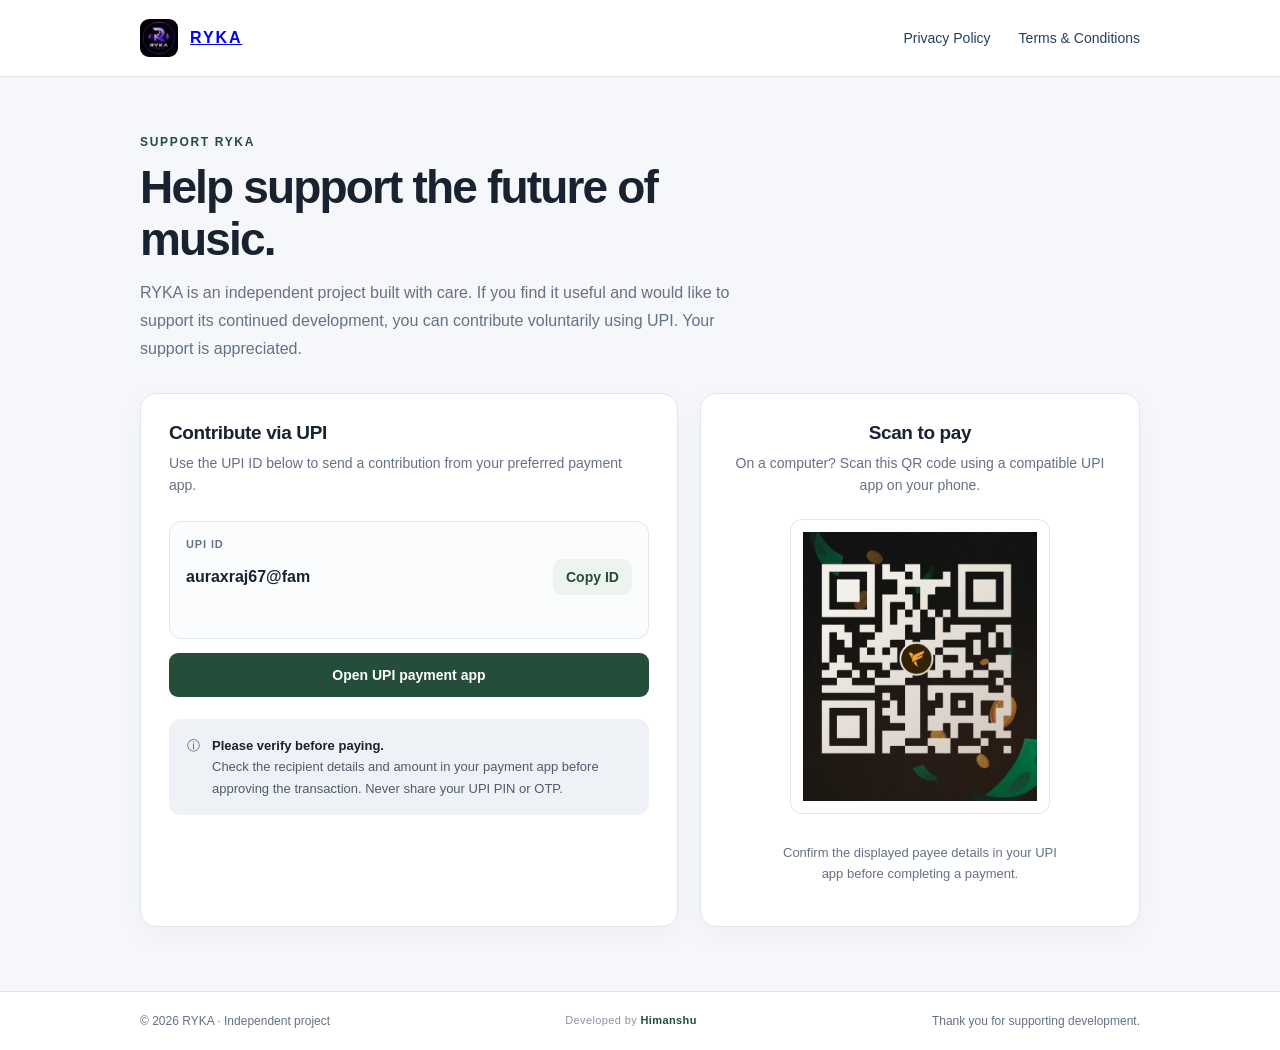
<file: index.html>
<!doctype html>
<html lang="en">
<head>
<meta charset="utf-8">
<meta name="viewport" content="width=device-width, initial-scale=1">
<meta name="theme-color" content="#f7f8fa">
<meta name="description" content="Support the independent development of RYKA.">
<title>Support RYKA</title>
<style>
:root {
  --ink: #182230;
  --muted: #657184;
  --line: #e1e6ed;
  --paper: #fff;
  --canvas: #f5f7fa;
  --accent: #244d3a;
  --soft: #edf4ef;
}
* { box-sizing: border-box; }
body {
  margin: 0;
  background: var(--canvas);
  color: var(--ink);
  font-family: Inter, -apple-system, BlinkMacSystemFont, "Segoe UI", Arial, sans-serif;
  -webkit-font-smoothing: antialiased;
}
.topbar {
      background: var(--paper);
      border-bottom: 1px solid var(--line);
    }
.nav {
  width: min(calc(100% - 40px), 1000px);
  margin: auto;
  min-height: 76px;
  display: flex;
  align-items: center;
  justify-content: space-between;
  gap: 20px;
}

.nav-links {
  display: flex;
  align-items: center;
  gap: 28px;
}

.nav-links a {
  color: #24415f;
  font-size: 14px;
  font-weight: 400;
  text-decoration: none;
  transition: color 0.2s ease;
}

.nav-links a:hover {
  color: #182230;
}

@media (max-width: 480px) {
  .nav {
    width: calc(100% - 28px);
    gap: 12px;
  }

  .nav-links {
    gap: 14px;
  }

  .nav-links a {
    font-size: 12px;
  }
}

.brand {
  display: flex;
  align-items: center;
  gap: 12px;
  font-weight: 800;
  letter-spacing: .12em;
  font-size: 16px;
}
/* The custom logo stays inside the small header logo box. */
.brand-logo {
  width: 38px;
  height: 38px;
  min-width: 38px;
  max-width: 38px;
  max-height: 38px;
  object-fit: contain;
  display: block;
  flex: 0 0 38px;
  border-radius: 9px;
}
.nav-note { color: var(--muted); font-size: 13px; }
main {
  width: min(calc(100% - 40px), 1000px);
  margin: 58px auto 64px;
}
.intro { max-width: 650px; margin-bottom: 30px; }
.eyebrow {
  color: var(--accent);
  font-size: 12px;
  font-weight: 800;
  letter-spacing: .14em;
  text-transform: uppercase;
}
h1 {
  margin: 13px 0 14px;
  font-size: clamp(32px, 5vw, 46px);
  letter-spacing: -.04em;
  line-height: 1.12;
  font-weight: 750;
}
.intro p {
  margin: 0;
  max-width: 620px;
  color: var(--muted);
  font-size: 16px;
  line-height: 1.75;
}
.layout {
  display: grid;
  grid-template-columns: minmax(0, 1.1fr) minmax(280px, .9fr);
  gap: 22px;
  align-items: stretch;
}
.panel {
  background: var(--paper);
  border: 1px solid var(--line);
  border-radius: 16px;
  padding: 28px;
  box-shadow: 0 8px 28px #18223009;
}
h2 { margin: 0 0 8px; font-size: 19px; letter-spacing: -.02em; }
.sub { margin: 0; color: var(--muted); font-size: 14px; line-height: 1.6; }
.upi-card {
  margin-top: 24px;
  border: 1px solid var(--line);
  border-radius: 12px;
  padding: 16px;
  background: #fbfcfd;
}
.field-label {
  margin-bottom: 9px;
  color: var(--muted);
  text-transform: uppercase;
  letter-spacing: .08em;
  font-size: 11px;
  font-weight: 800;
}
.upi-row { display: flex; align-items: center; justify-content: space-between; gap: 12px; }
#upiId { min-width: 0; font-size: 16px; font-weight: 700; overflow-wrap: anywhere; }
button, .pay-link {
  border: 0;
  border-radius: 9px;
  font: inherit;
  font-size: 14px;
  font-weight: 700;
  cursor: pointer;
  text-align: center;
  text-decoration: none;
}
.copy-btn { flex-shrink: 0; padding: 10px 13px; color: var(--accent); background: var(--soft); }
.pay-link { display: block; margin-top: 14px; padding: 14px 18px; color: #fff; background: var(--accent); }
.pay-link:hover { background: #193a2b; }
.status { min-height: 18px; margin-top: 9px; font-size: 12px; color: var(--accent); }
.qr-panel { display: flex; flex-direction: column; align-items: center; text-align: center; }
.qr-frame {
  width: min(100%, 260px);
  aspect-ratio: 1;
  margin: 22px auto 16px;
  padding: 12px;
  display: grid;
  place-items: center;
  border: 1px solid var(--line);
  border-radius: 12px;
  background: white;
}
.qr-frame img { width: 100%; height: 100%; object-fit: contain; display: none; }
.qr-placeholder { max-width: 200px; color: #788396; font-size: 13px; line-height: 1.55; }
.qr-placeholder strong { display: block; margin-bottom: 7px; color: var(--ink); font-size: 14px; }
.qr-caption { color: var(--muted); font-size: 13px; line-height: 1.6; max-width: 280px; }
.info {
  margin-top: 22px;
  display: flex;
  gap: 12px;
  padding: 16px 18px;
  background: #eef2f6;
  border-radius: 12px;
  color: #4f5c6d;
  font-size: 13px;
  line-height: 1.65;
}
.info strong { color: var(--ink); }
footer { border-top: 1px solid var(--line); background: var(--paper); }
.footer-inner {
  width: min(calc(100% - 40px), 1000px);
  margin: auto;
  padding: 22px 0;
  display: flex;
  justify-content: space-between;
  gap: 12px;
  color: var(--muted);
  font-size: 12px;
}
.developer-watermark {
  color: #8a94a3;
  font-size: 11px;
  letter-spacing: .035em;
}
.developer-watermark strong {
  color: var(--accent);
  font-weight: 800;
}
@media (max-width: 720px) {
  main { margin-top: 38px; }
  .layout { grid-template-columns: 1fr; }
  .panel { padding: 22px; }
  .nav-note { display: none; }
  .footer-inner { flex-direction: column; }
}
</style>
</head>
<body>

 <header class="topbar">
    <div class="nav">
      <a class="brand" href="./index.html">
        <img src="./logo.jpeg" alt="RYKA logo" class="brand-logo">
        <span>RYKA</span>
      </a>

      
      <nav class="nav-links" aria-label="Main navigation">
        <a href="./privacy.html">Privacy Policy</a>
        <a href="./t%26c.html">Terms &amp; Conditions</a>
      </nav>

    </div>
  </header>


<main>
  <section class="intro">
    <div class="eyebrow">Support RYKA</div>
    <h1>Help support the future of music.</h1>
    <p>RYKA is an independent project built with care. If you find it useful and would like to support its continued development, you can contribute voluntarily using UPI. Your support is appreciated.</p>
  </section>

  <div class="layout">
    <section class="panel">
      <h2>Contribute via UPI</h2>
      <p class="sub">Use the UPI ID below to send a contribution from your preferred payment app.</p>
      <div class="upi-card">
        <div class="field-label">UPI ID</div>
        <div class="upi-row">
          <span id="upiId">auraxraj67@fam</span>
          <button class="copy-btn" id="copyBtn" type="button">Copy ID</button>
        </div>
        <div class="status" id="status" aria-live="polite"></div>
      </div>
      <a class="pay-link" id="payBtn" href="#">Open UPI payment app</a>
      <div class="info">
        <span aria-hidden="true">ⓘ</span>
        <div><strong>Please verify before paying.</strong><br>Check the recipient details and amount in your payment app before approving the transaction. Never share your UPI PIN or OTP.</div>
      </div>
    </section>

    <section class="panel qr-panel">
      <h2>Scan to pay</h2>
      <p class="sub">On a computer? Scan this QR code using a compatible UPI app on your phone.</p>
      <div class="qr-frame">
        <img id="qrImage" src="upi-qrcode.jpeg" alt="RYKA UPI payment QR code">
        <div class="qr-placeholder" id="qrPlaceholder">
          <strong>Your UPI QR code goes here</strong>
          Add your QR image to this repository as <code>upi-qrcode.jpeg</code>.
        </div>
      </div>
      <p class="qr-caption">Confirm the displayed payee details in your UPI app before completing a payment.</p>
    </section>
  </div>
</main>

<footer>
  <div class="footer-inner">
    <span>© <span id="year"></span> RYKA · Independent project</span>
    <span class="developer-watermark">Developed by <strong>Himanshu</strong></span>
    <span>Thank you for supporting development.</span>
    
  </div>
</footer>

<script>
const UPI_ID = "auraxraj67@fam";
const upiEl = document.getElementById("upiId");
const payBtn = document.getElementById("payBtn");
const statusEl = document.getElementById("status");

upiEl.textContent = UPI_ID;
payBtn.href = "upi://pay?pa=" + encodeURIComponent(UPI_ID) +
  "&pn=" + encodeURIComponent("RYKA") + "&cu=INR";
document.getElementById("year").textContent = new Date().getFullYear();

document.getElementById("copyBtn").addEventListener("click", async () => {
  try {
    await navigator.clipboard.writeText(UPI_ID);
    statusEl.textContent = "UPI ID copied to clipboard.";
  } catch {
    statusEl.textContent = "Clipboard unavailable. Select and copy the UPI ID manually.";
  }
});

const qrImage = document.getElementById("qrImage");
const qrPlaceholder = document.getElementById("qrPlaceholder");
qrImage.addEventListener("load", () => {
  qrImage.style.display = "block";
  qrPlaceholder.style.display = "none";
});
qrImage.addEventListener("error", () => {
  qrImage.style.display = "none";
  qrPlaceholder.style.display = "block";
});
</script>
</body>
</html>
</file>
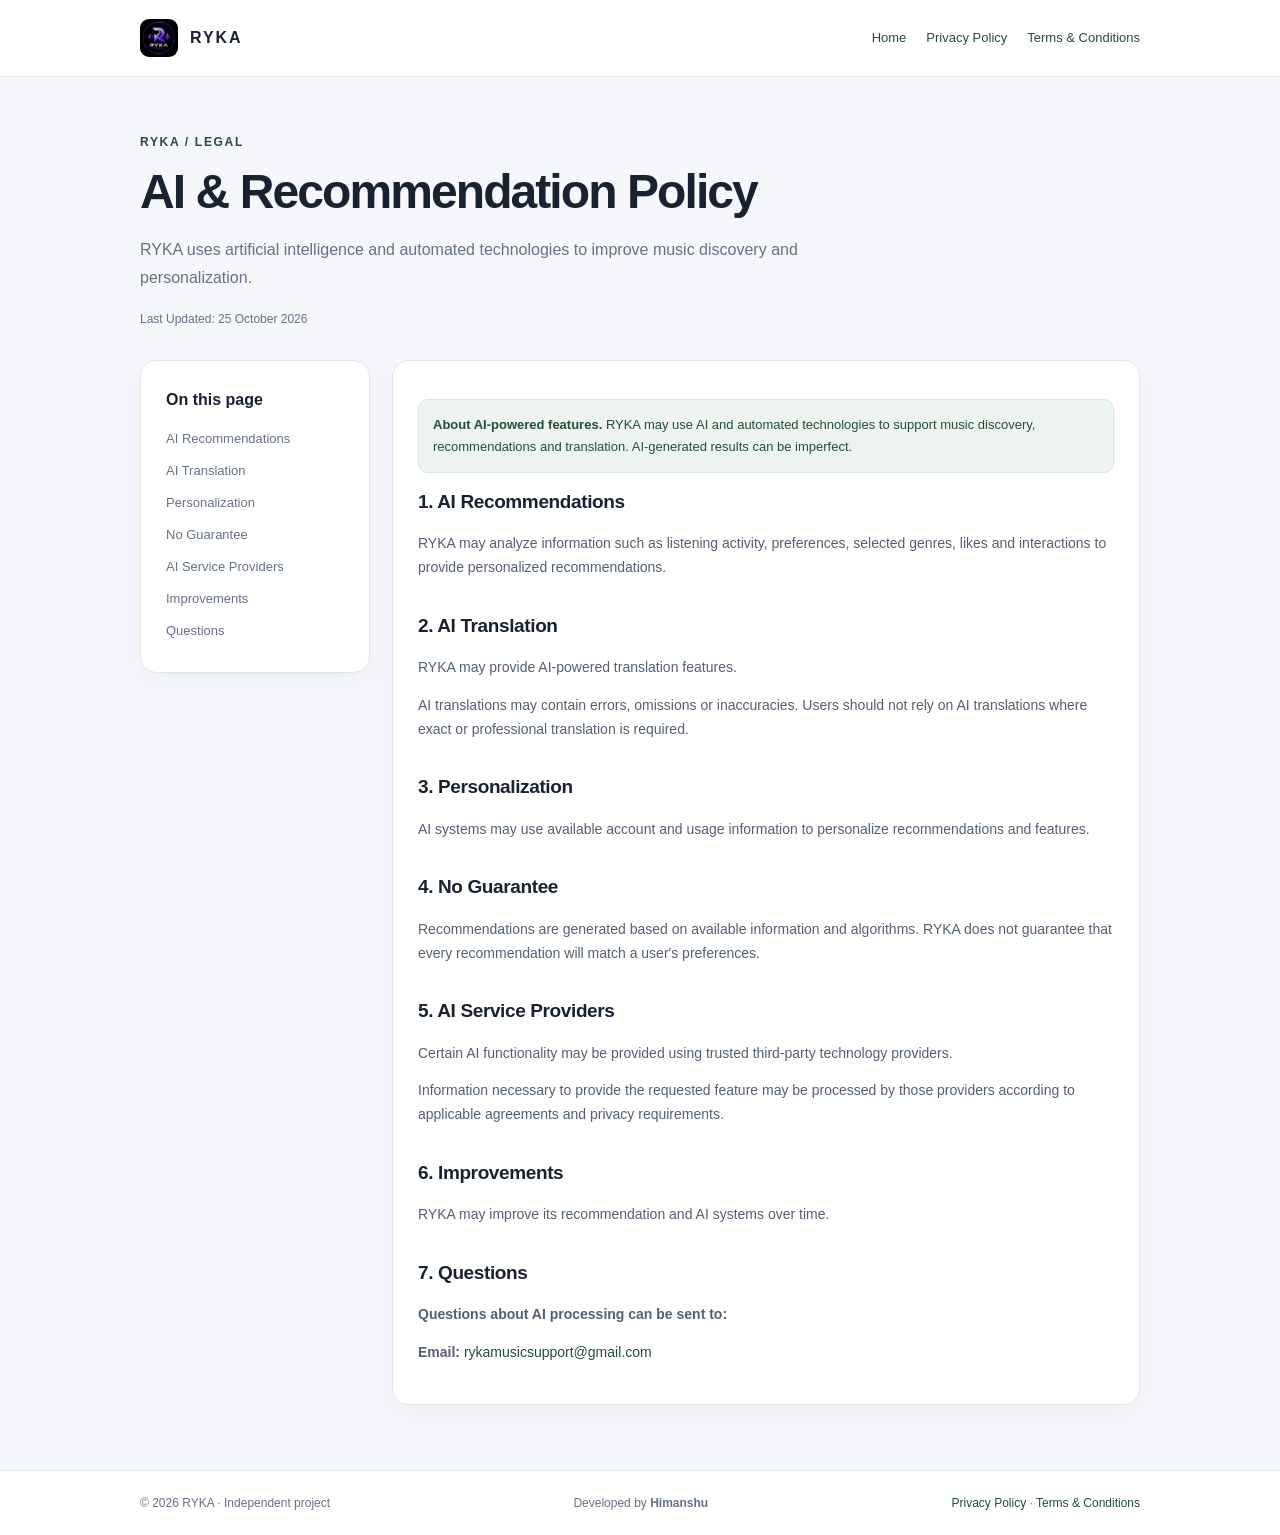
<file: aipolicy.html>
<!DOCTYPE html>
<html lang="en">
<head>
  <meta charset="UTF-8">
  <meta name="viewport" content="width=device-width, initial-scale=1">
  <meta name="theme-color" content="#f5f7fa">
  <meta name="description" content="Read RYKA’s AI and Recommendation Policy explaining personalization, AI translations and recommendation systems.">
  <title>AI &amp; Recommendation Policy — RYKA</title>
  <style>
    :root {
      --ink: #182230;
      --muted: #657184;
      --line: #e1e6ed;
      --paper: #ffffff;
      --canvas: #f5f7fa;
      --accent: #244d3a;
      --soft: #edf4ef;
    }
    * { box-sizing: border-box; }
    html { scroll-behavior: smooth; }
    body {
      margin: 0; background: var(--canvas); color: var(--ink);
      font-family: Inter, -apple-system, BlinkMacSystemFont, "Segoe UI", Arial, sans-serif;
      -webkit-font-smoothing: antialiased; line-height: 1.7;
    }
    a { color: var(--accent); text-decoration: none; }
    a:hover { text-decoration: underline; }
    .topbar, footer { background: var(--paper); border-bottom: 1px solid var(--line); }
    .nav, .footer-inner {
      width: min(calc(100% - 40px), 1000px); margin: auto; display: flex;
      align-items: center; justify-content: space-between; gap: 20px;
    }
    .nav { min-height: 76px; }
    .brand {
      display: flex; align-items: center; gap: 12px; color: var(--ink);
      font-weight: 800; letter-spacing: .12em;
    }
    .brand-logo { width: 38px; height: 38px; object-fit: contain; border-radius: 9px; flex-shrink: 0; }
    .nav-links { display: flex; flex-wrap: wrap; gap: 20px; font-size: 13px; color: var(--muted); }
    main { width: min(calc(100% - 40px), 1000px); margin: 55px auto 65px; }
    .eyebrow { color: var(--accent); font-size: 12px; font-weight: 800; letter-spacing: .14em; text-transform: uppercase; }
    h1 { font-size: clamp(34px, 5vw, 48px); letter-spacing: -.04em; line-height: 1.15; margin: 12px 0; }
    .lead { max-width: 700px; color: var(--muted); line-height: 1.8; }
    .meta { font-size: 12px; color: var(--muted); margin-top: 15px; }
    .layout { display: grid; grid-template-columns: 230px minmax(0, 1fr); gap: 22px; margin-top: 30px; align-items: start; }
    .panel { min-width: 0; background: var(--paper); border: 1px solid var(--line); border-radius: 16px; padding: 25px; box-shadow: 0 8px 28px #18223009; }
    .toc { position: sticky; top: 20px; }
    .toc strong { display: block; margin-bottom: 10px; }
    .toc a { display: block; color: var(--muted); font-size: 13px; padding: 5px 0; }
    article h2 { font-size: 19px; letter-spacing: -.02em; margin: 30px 0 7px; scroll-margin-top: 20px; }
    article h2:first-of-type { margin-top: 0; }
    article p, article li { font-size: 14px; color: #536073; }
    article ul { padding-left: 22px; }
    .notice { background: var(--soft); border: 1px solid #d9e8dd; border-radius: 10px; padding: 14px; color: var(--accent); font-size: 13px; }
    footer { border-top: 1px solid var(--line); border-bottom: 0; }
    .footer-inner { padding: 22px 0; color: var(--muted); font-size: 12px; }
    @media (max-width: 720px) {
      main { margin-top: 36px; }
      .layout { grid-template-columns: 1fr; }
      .toc { position: static; }
      .toc a { display: inline-block; margin-right: 12px; }
      .panel { padding: 20px; }
      .nav { flex-wrap: wrap; padding: 14px 0; }
      .nav-links { gap: 12px; }
      .footer-inner { flex-wrap: wrap; }
    }
  </style>
</head>
<body>
  <header class="topbar">
    <div class="nav">
      <a class="brand" href="./index.html">
        <img src="./logo.jpeg" alt="RYKA logo" class="brand-logo">
        <span>RYKA</span>
      </a>
      <nav class="nav-links" aria-label="Main navigation">
        <a href="./index.html">Home</a>
        <a href="./privacy.html">Privacy Policy</a>
        <a href="./terms.html">Terms &amp; Conditions</a>
      </nav>
    </div>
  </header>
  <main>
    <div class="eyebrow">RYKA / Legal</div>
    <h1>AI &amp; Recommendation Policy</h1>
    <p class="lead">RYKA uses artificial intelligence and automated technologies to improve music discovery and personalization.</p>
    <p class="meta">Last Updated: 25 October 2026</p>
    <div class="layout">
      <aside class="panel toc">
        <strong>On this page</strong>
        <a href="#recommendations">AI Recommendations</a>
        <a href="#translation">AI Translation</a>
        <a href="#personalization">Personalization</a>
        <a href="#guarantee">No Guarantee</a>
        <a href="#providers">AI Service Providers</a>
        <a href="#improvements">Improvements</a>
        <a href="#questions">Questions</a>
      </aside>
      <article class="panel">
        <p class="notice"><strong>About AI-powered features.</strong> RYKA may use AI and automated technologies to support music discovery, recommendations and translation. AI-generated results can be imperfect.</p>

        <h2 id="recommendations">1. AI Recommendations</h2>
        <p>RYKA may analyze information such as listening activity, preferences, selected genres, likes and interactions to provide personalized recommendations.</p>

        <h2 id="translation">2. AI Translation</h2>
        <p>RYKA may provide AI-powered translation features.</p>
        <p>AI translations may contain errors, omissions or inaccuracies. Users should not rely on AI translations where exact or professional translation is required.</p>

        <h2 id="personalization">3. Personalization</h2>
        <p>AI systems may use available account and usage information to personalize recommendations and features.</p>

        <h2 id="guarantee">4. No Guarantee</h2>
        <p>Recommendations are generated based on available information and algorithms. RYKA does not guarantee that every recommendation will match a user's preferences.</p>

        <h2 id="providers">5. AI Service Providers</h2>
        <p>Certain AI functionality may be provided using trusted third-party technology providers.</p>
        <p>Information necessary to provide the requested feature may be processed by those providers according to applicable agreements and privacy requirements.</p>

        <h2 id="improvements">6. Improvements</h2>
        <p>RYKA may improve its recommendation and AI systems over time.</p>

        <h2 id="questions">7. Questions</h2>
        <p><strong>Questions about AI processing can be sent to:</strong></p>
        <p><strong>Email:</strong> <a href="mailto:rykamusicsupport@gmail.com">rykamusicsupport@gmail.com</a></p>
      </article>
    </div>
  </main>
  <footer>
    <div class="footer-inner">
      <span>© <span id="year"></span> RYKA · Independent project</span>
      <span class="developer-watermark">Developed by <strong>Himanshu</strong></span>
      <span><a href="./privacy.html">Privacy Policy</a> · <a href="./terms.html">Terms &amp; Conditions</a></span>
    </div>
  </footer>
  <script>
    document.getElementById("year").textContent = new Date().getFullYear();
  </script>
</body>
</html>
</file>
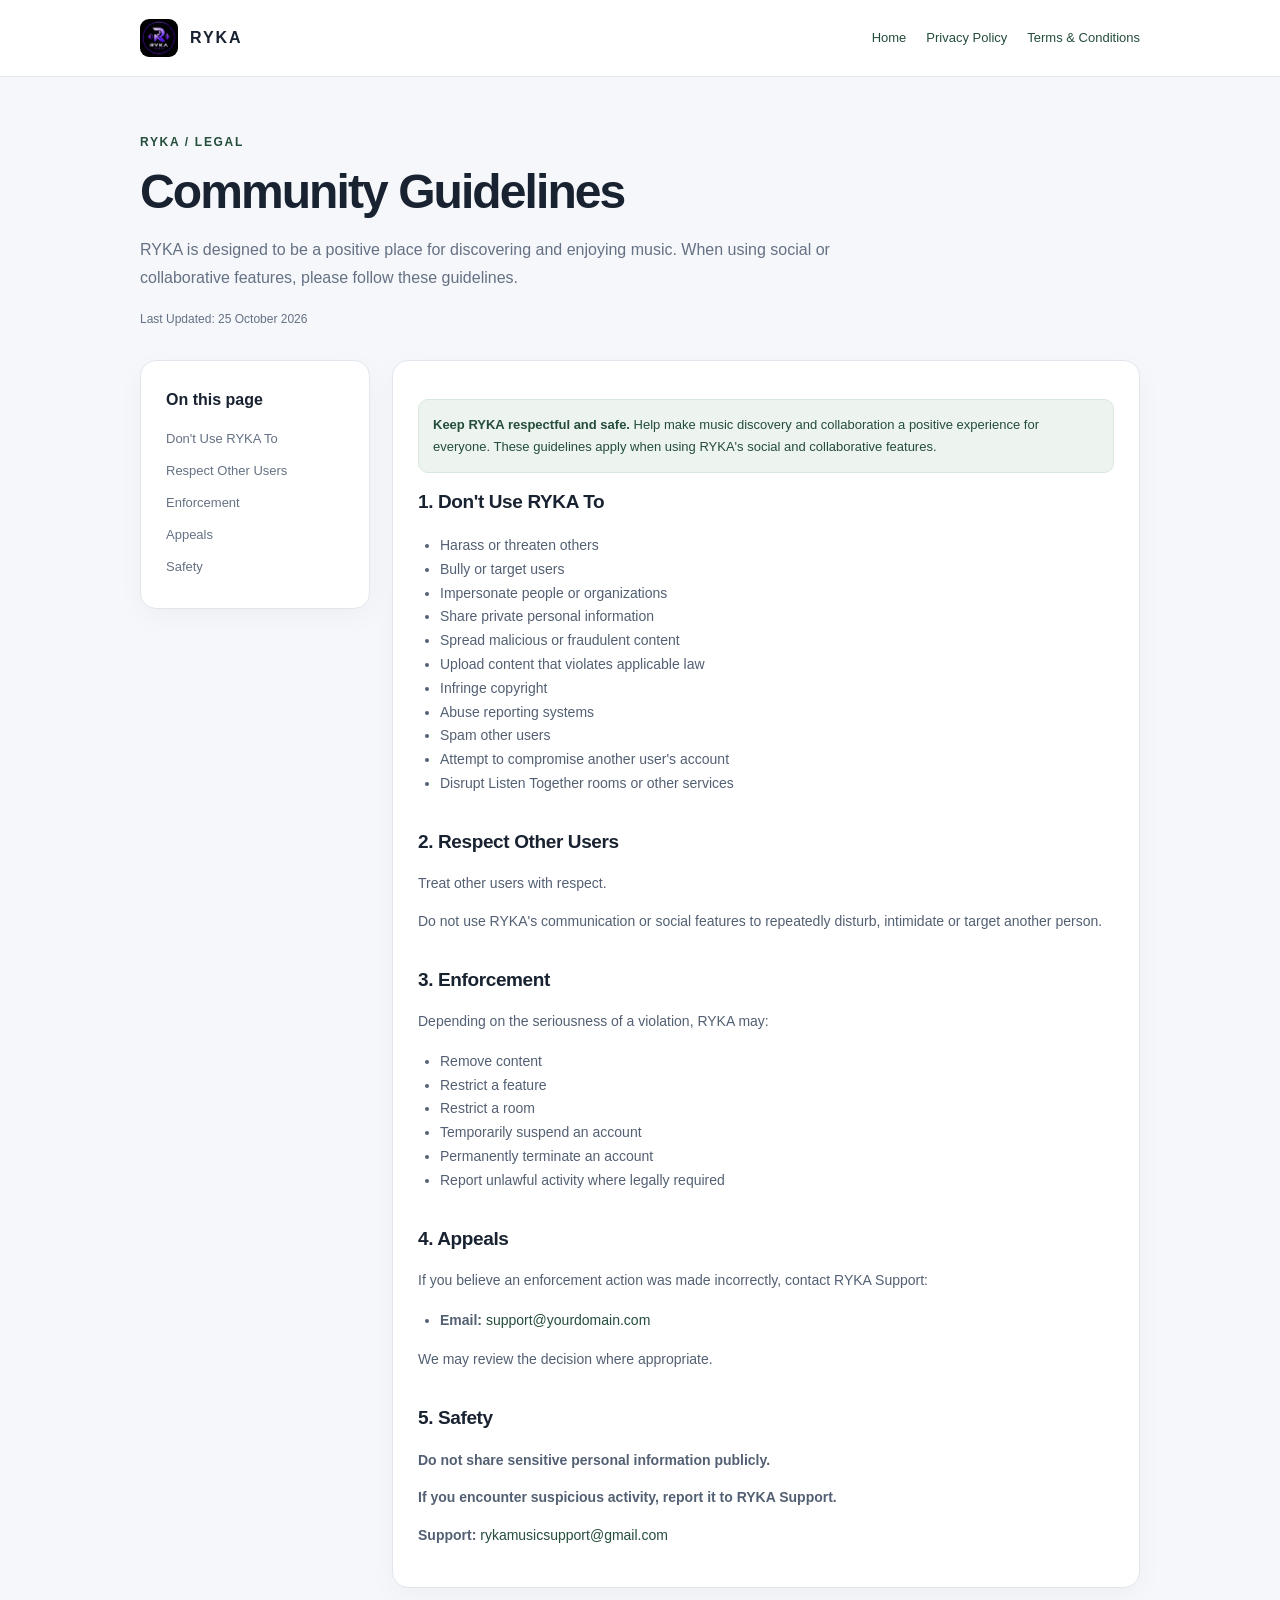
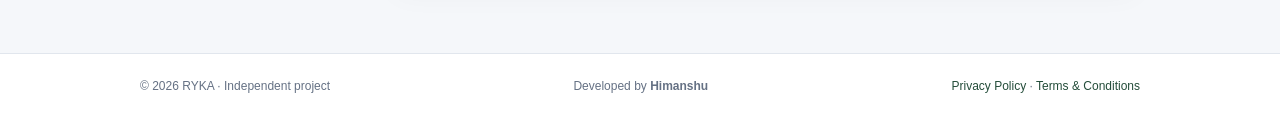
<file: comguide.html>
<!DOCTYPE html>
<html lang="en">
<head>
  <meta charset="UTF-8">
  <meta name="viewport" content="width=device-width, initial-scale=1">
  <meta name="theme-color" content="#f5f7fa">
  <meta name="description" content="Read RYKA’s Community Guidelines for respectful and safe use of social and collaborative features.">
  <title>Community Guidelines — RYKA</title>
  <style>
    :root {
      --ink: #182230;
      --muted: #657184;
      --line: #e1e6ed;
      --paper: #ffffff;
      --canvas: #f5f7fa;
      --accent: #244d3a;
      --soft: #edf4ef;
    }
    * { box-sizing: border-box; }
    html { scroll-behavior: smooth; }
    body {
      margin: 0; background: var(--canvas); color: var(--ink);
      font-family: Inter, -apple-system, BlinkMacSystemFont, "Segoe UI", Arial, sans-serif;
      -webkit-font-smoothing: antialiased; line-height: 1.7;
    }
    a { color: var(--accent); text-decoration: none; }
    a:hover { text-decoration: underline; }
    .topbar, footer { background: var(--paper); border-bottom: 1px solid var(--line); }
    .nav, .footer-inner {
      width: min(calc(100% - 40px), 1000px); margin: auto; display: flex;
      align-items: center; justify-content: space-between; gap: 20px;
    }
    .nav { min-height: 76px; }
    .brand {
      display: flex; align-items: center; gap: 12px; color: var(--ink);
      font-weight: 800; letter-spacing: .12em;
    }
    .brand-logo { width: 38px; height: 38px; object-fit: contain; border-radius: 9px; flex-shrink: 0; }
    .nav-links { display: flex; flex-wrap: wrap; gap: 20px; font-size: 13px; color: var(--muted); }
    main { width: min(calc(100% - 40px), 1000px); margin: 55px auto 65px; }
    .eyebrow { color: var(--accent); font-size: 12px; font-weight: 800; letter-spacing: .14em; text-transform: uppercase; }
    h1 { font-size: clamp(34px, 5vw, 48px); letter-spacing: -.04em; line-height: 1.15; margin: 12px 0; }
    .lead { max-width: 700px; color: var(--muted); line-height: 1.8; }
    .meta { font-size: 12px; color: var(--muted); margin-top: 15px; }
    .layout { display: grid; grid-template-columns: 230px minmax(0, 1fr); gap: 22px; margin-top: 30px; align-items: start; }
    .panel { min-width: 0; background: var(--paper); border: 1px solid var(--line); border-radius: 16px; padding: 25px; box-shadow: 0 8px 28px #18223009; }
    .toc { position: sticky; top: 20px; }
    .toc strong { display: block; margin-bottom: 10px; }
    .toc a { display: block; color: var(--muted); font-size: 13px; padding: 5px 0; }
    article h2 { font-size: 19px; letter-spacing: -.02em; margin: 30px 0 7px; scroll-margin-top: 20px; }
    article h2:first-of-type { margin-top: 0; }
    article p, article li { font-size: 14px; color: #536073; }
    article ul { padding-left: 22px; }
    .notice { background: var(--soft); border: 1px solid #d9e8dd; border-radius: 10px; padding: 14px; color: var(--accent); font-size: 13px; }
    footer { border-top: 1px solid var(--line); border-bottom: 0; }
    .footer-inner { padding: 22px 0; color: var(--muted); font-size: 12px; }
    @media (max-width: 720px) {
      main { margin-top: 36px; }
      .layout { grid-template-columns: 1fr; }
      .toc { position: static; }
      .toc a { display: inline-block; margin-right: 12px; }
      .panel { padding: 20px; }
      .nav { flex-wrap: wrap; padding: 14px 0; }
      .nav-links { gap: 12px; }
      .footer-inner { flex-wrap: wrap; }
    }
  </style>
</head>
<body>
  <header class="topbar">
    <div class="nav">
      <a class="brand" href="./index.html">
        <img src="./logo.jpeg" alt="RYKA logo" class="brand-logo">
        <span>RYKA</span>
      </a>
      <nav class="nav-links" aria-label="Main navigation">
        <a href="./index.html">Home</a>
        <a href="./privacy.html">Privacy Policy</a>
        <a href="./terms.html">Terms &amp; Conditions</a>
      </nav>
    </div>
  </header>
  <main>
    <div class="eyebrow">RYKA / Legal</div>
    <h1>Community Guidelines</h1>
    <p class="lead">RYKA is designed to be a positive place for discovering and enjoying music. When using social or collaborative features, please follow these guidelines.</p>
    <p class="meta">Last Updated: 25 October 2026</p>
    <div class="layout">
      <aside class="panel toc">
        <strong>On this page</strong>
        <a href="#dont-use">Don't Use RYKA To</a>
        <a href="#respect">Respect Other Users</a>
        <a href="#enforcement">Enforcement</a>
        <a href="#appeals">Appeals</a>
        <a href="#safety">Safety</a>
      </aside>
      <article class="panel">
        <p class="notice">
          <strong>Keep RYKA respectful and safe.</strong> Help make music discovery and collaboration a positive experience for everyone. These guidelines apply when using RYKA's social and collaborative features.
        </p>

        <h2 id="dont-use">1. Don't Use RYKA To</h2>
        <ul>
          <li>Harass or threaten others</li>
          <li>Bully or target users</li>
          <li>Impersonate people or organizations</li>
          <li>Share private personal information</li>
          <li>Spread malicious or fraudulent content</li>
          <li>Upload content that violates applicable law</li>
          <li>Infringe copyright</li>
          <li>Abuse reporting systems</li>
          <li>Spam other users</li>
          <li>Attempt to compromise another user's account</li>
          <li>Disrupt Listen Together rooms or other services</li>
        </ul>

        <h2 id="respect">2. Respect Other Users</h2>
        <p>Treat other users with respect.</p>
        <p>Do not use RYKA's communication or social features to repeatedly disturb, intimidate or target another person.</p>

        <h2 id="enforcement">3. Enforcement</h2>
        <p>Depending on the seriousness of a violation, RYKA may:</p>
        <ul>
          <li>Remove content</li>
          <li>Restrict a feature</li>
          <li>Restrict a room</li>
          <li>Temporarily suspend an account</li>
          <li>Permanently terminate an account</li>
          <li>Report unlawful activity where legally required</li>
        </ul>

        <h2 id="appeals">4. Appeals</h2>
        <p>If you believe an enforcement action was made incorrectly, contact RYKA Support:</p>
        <ul>
          <li><strong>Email:</strong> <a href="mailto:support@yourdomain.com">support@yourdomain.com</a></li>
        </ul>
        <p>We may review the decision where appropriate.</p>

        <h2 id="safety">5. Safety</h2>
        <p><strong>Do not share sensitive personal information publicly.</strong></p>
        <p><strong>If you encounter suspicious activity, report it to RYKA Support.</strong></p>
        <p><strong>Support:</strong> <a href="mailto:rykamusicsupport@gmail.com">rykamusicsupport@gmail.com</a></p>
      </article>
    </div>
  </main>
  <footer>
    <div class="footer-inner">
      <span>© <span id="year"></span> RYKA · Independent project</span>
      <span class="developer-watermark">Developed by <strong>Himanshu</strong></span>
      <span><a href="./privacy.html">Privacy Policy</a> · <a href="./terms.html">Terms &amp; Conditions</a></span>
    </div>
  </footer>
  <script>
    document.getElementById("year").textContent = new Date().getFullYear();
  </script>
</body>
</html>
</file>
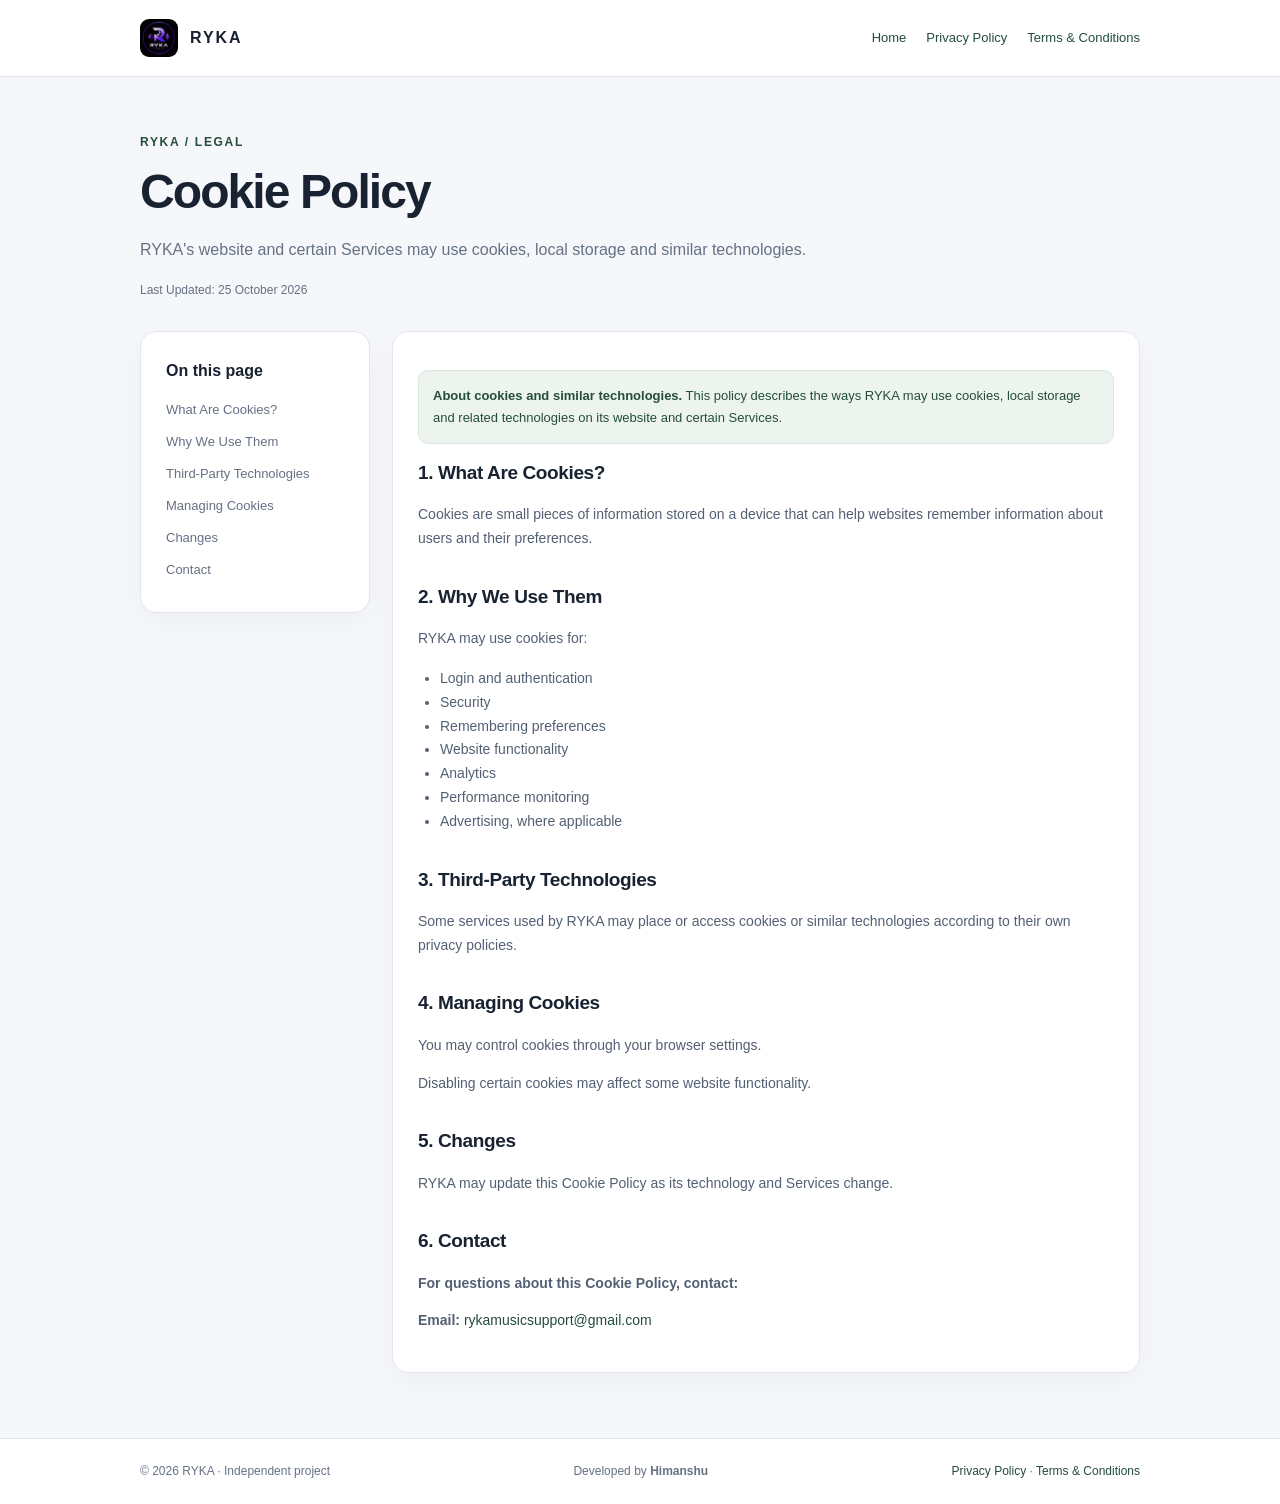
<file: cookie.html>
<!DOCTYPE html>
<html lang="en">
<head>
  <meta charset="UTF-8">
  <meta name="viewport" content="width=device-width, initial-scale=1">
  <meta name="theme-color" content="#f5f7fa">
  <meta name="description" content="Read RYKA’s Cookie Policy explaining cookies, local storage and similar technologies.">
  <title>Cookie Policy — RYKA</title>
  <style>
    :root {
      --ink: #182230;
      --muted: #657184;
      --line: #e1e6ed;
      --paper: #ffffff;
      --canvas: #f5f7fa;
      --accent: #244d3a;
      --soft: #edf4ef;
    }
    * { box-sizing: border-box; }
    html { scroll-behavior: smooth; }
    body {
      margin: 0; background: var(--canvas); color: var(--ink);
      font-family: Inter, -apple-system, BlinkMacSystemFont, "Segoe UI", Arial, sans-serif;
      -webkit-font-smoothing: antialiased; line-height: 1.7;
    }
    a { color: var(--accent); text-decoration: none; }
    a:hover { text-decoration: underline; }
    .topbar, footer { background: var(--paper); border-bottom: 1px solid var(--line); }
    .nav, .footer-inner {
      width: min(calc(100% - 40px), 1000px); margin: auto; display: flex;
      align-items: center; justify-content: space-between; gap: 20px;
    }
    .nav { min-height: 76px; }
    .brand {
      display: flex; align-items: center; gap: 12px; color: var(--ink);
      font-weight: 800; letter-spacing: .12em;
    }
    .brand-logo { width: 38px; height: 38px; object-fit: contain; border-radius: 9px; flex-shrink: 0; }
    .nav-links { display: flex; flex-wrap: wrap; gap: 20px; font-size: 13px; color: var(--muted); }
    main { width: min(calc(100% - 40px), 1000px); margin: 55px auto 65px; }
    .eyebrow { color: var(--accent); font-size: 12px; font-weight: 800; letter-spacing: .14em; text-transform: uppercase; }
    h1 { font-size: clamp(34px, 5vw, 48px); letter-spacing: -.04em; line-height: 1.15; margin: 12px 0; }
    .lead { max-width: 700px; color: var(--muted); line-height: 1.8; }
    .meta { font-size: 12px; color: var(--muted); margin-top: 15px; }
    .layout { display: grid; grid-template-columns: 230px minmax(0, 1fr); gap: 22px; margin-top: 30px; align-items: start; }
    .panel { min-width: 0; background: var(--paper); border: 1px solid var(--line); border-radius: 16px; padding: 25px; box-shadow: 0 8px 28px #18223009; }
    .toc { position: sticky; top: 20px; }
    .toc strong { display: block; margin-bottom: 10px; }
    .toc a { display: block; color: var(--muted); font-size: 13px; padding: 5px 0; }
    article h2 { font-size: 19px; letter-spacing: -.02em; margin: 30px 0 7px; scroll-margin-top: 20px; }
    article h2:first-of-type { margin-top: 0; }
    article p, article li { font-size: 14px; color: #536073; }
    article ul { padding-left: 22px; }
    .notice { background: var(--soft); border: 1px solid #d9e8dd; border-radius: 10px; padding: 14px; color: var(--accent); font-size: 13px; }
    footer { border-top: 1px solid var(--line); border-bottom: 0; }
    .footer-inner { padding: 22px 0; color: var(--muted); font-size: 12px; }
    @media (max-width: 720px) {
      main { margin-top: 36px; }
      .layout { grid-template-columns: 1fr; }
      .toc { position: static; }
      .toc a { display: inline-block; margin-right: 12px; }
      .panel { padding: 20px; }
      .nav { flex-wrap: wrap; padding: 14px 0; }
      .nav-links { gap: 12px; }
      .footer-inner { flex-wrap: wrap; }
    }
  </style>
</head>
<body>
  <header class="topbar">
    <div class="nav">
      <a class="brand" href="./index.html">
        <img src="./logo.jpeg" alt="RYKA logo" class="brand-logo">
        <span>RYKA</span>
      </a>
      <nav class="nav-links" aria-label="Main navigation">
        <a href="./index.html">Home</a>
        <a href="./privacy.html">Privacy Policy</a>
        <a href="./terms.html">Terms &amp; Conditions</a>
      </nav>
    </div>
  </header>
  <main>
    <div class="eyebrow">RYKA / Legal</div>
    <h1>Cookie Policy</h1>
    <p class="lead">RYKA's website and certain Services may use cookies, local storage and similar technologies.</p>
    <p class="meta">Last Updated: 25 October 2026</p>
    <div class="layout">
      <aside class="panel toc">
        <strong>On this page</strong>
        <a href="#what">What Are Cookies?</a>
        <a href="#why">Why We Use Them</a>
        <a href="#third-party">Third-Party Technologies</a>
        <a href="#managing">Managing Cookies</a>
        <a href="#changes">Changes</a>
        <a href="#contact">Contact</a>
      </aside>
      <article class="panel">
        <p class="notice"><strong>About cookies and similar technologies.</strong> This policy describes the ways RYKA may use cookies, local storage and related technologies on its website and certain Services.</p>

        <h2 id="what">1. What Are Cookies?</h2>
        <p>Cookies are small pieces of information stored on a device that can help websites remember information about users and their preferences.</p>

        <h2 id="why">2. Why We Use Them</h2>
        <p>RYKA may use cookies for:</p>
        <ul>
          <li>Login and authentication</li>
          <li>Security</li>
          <li>Remembering preferences</li>
          <li>Website functionality</li>
          <li>Analytics</li>
          <li>Performance monitoring</li>
          <li>Advertising, where applicable</li>
        </ul>

        <h2 id="third-party">3. Third-Party Technologies</h2>
        <p>Some services used by RYKA may place or access cookies or similar technologies according to their own privacy policies.</p>

        <h2 id="managing">4. Managing Cookies</h2>
        <p>You may control cookies through your browser settings.</p>
        <p>Disabling certain cookies may affect some website functionality.</p>

        <h2 id="changes">5. Changes</h2>
        <p>RYKA may update this Cookie Policy as its technology and Services change.</p>

        <h2 id="contact">6. Contact</h2>
        <p><strong>For questions about this Cookie Policy, contact:</strong></p>
        <p><strong>Email:</strong> <a href="mailto:rykamusicsupport@gmail.com">rykamusicsupport@gmail.com</a></p>
      </article>
    </div>
  </main>
  <footer>
    <div class="footer-inner">
      <span>© <span id="year"></span> RYKA · Independent project</span>
      <span class="developer-watermark">Developed by <strong>Himanshu</strong></span>
      <span><a href="./privacy.html">Privacy Policy</a> · <a href="./terms.html">Terms &amp; Conditions</a></span>
    </div>
  </footer>
  <script>
    document.getElementById("year").textContent = new Date().getFullYear();
  </script>
</body>
</html>
</file>
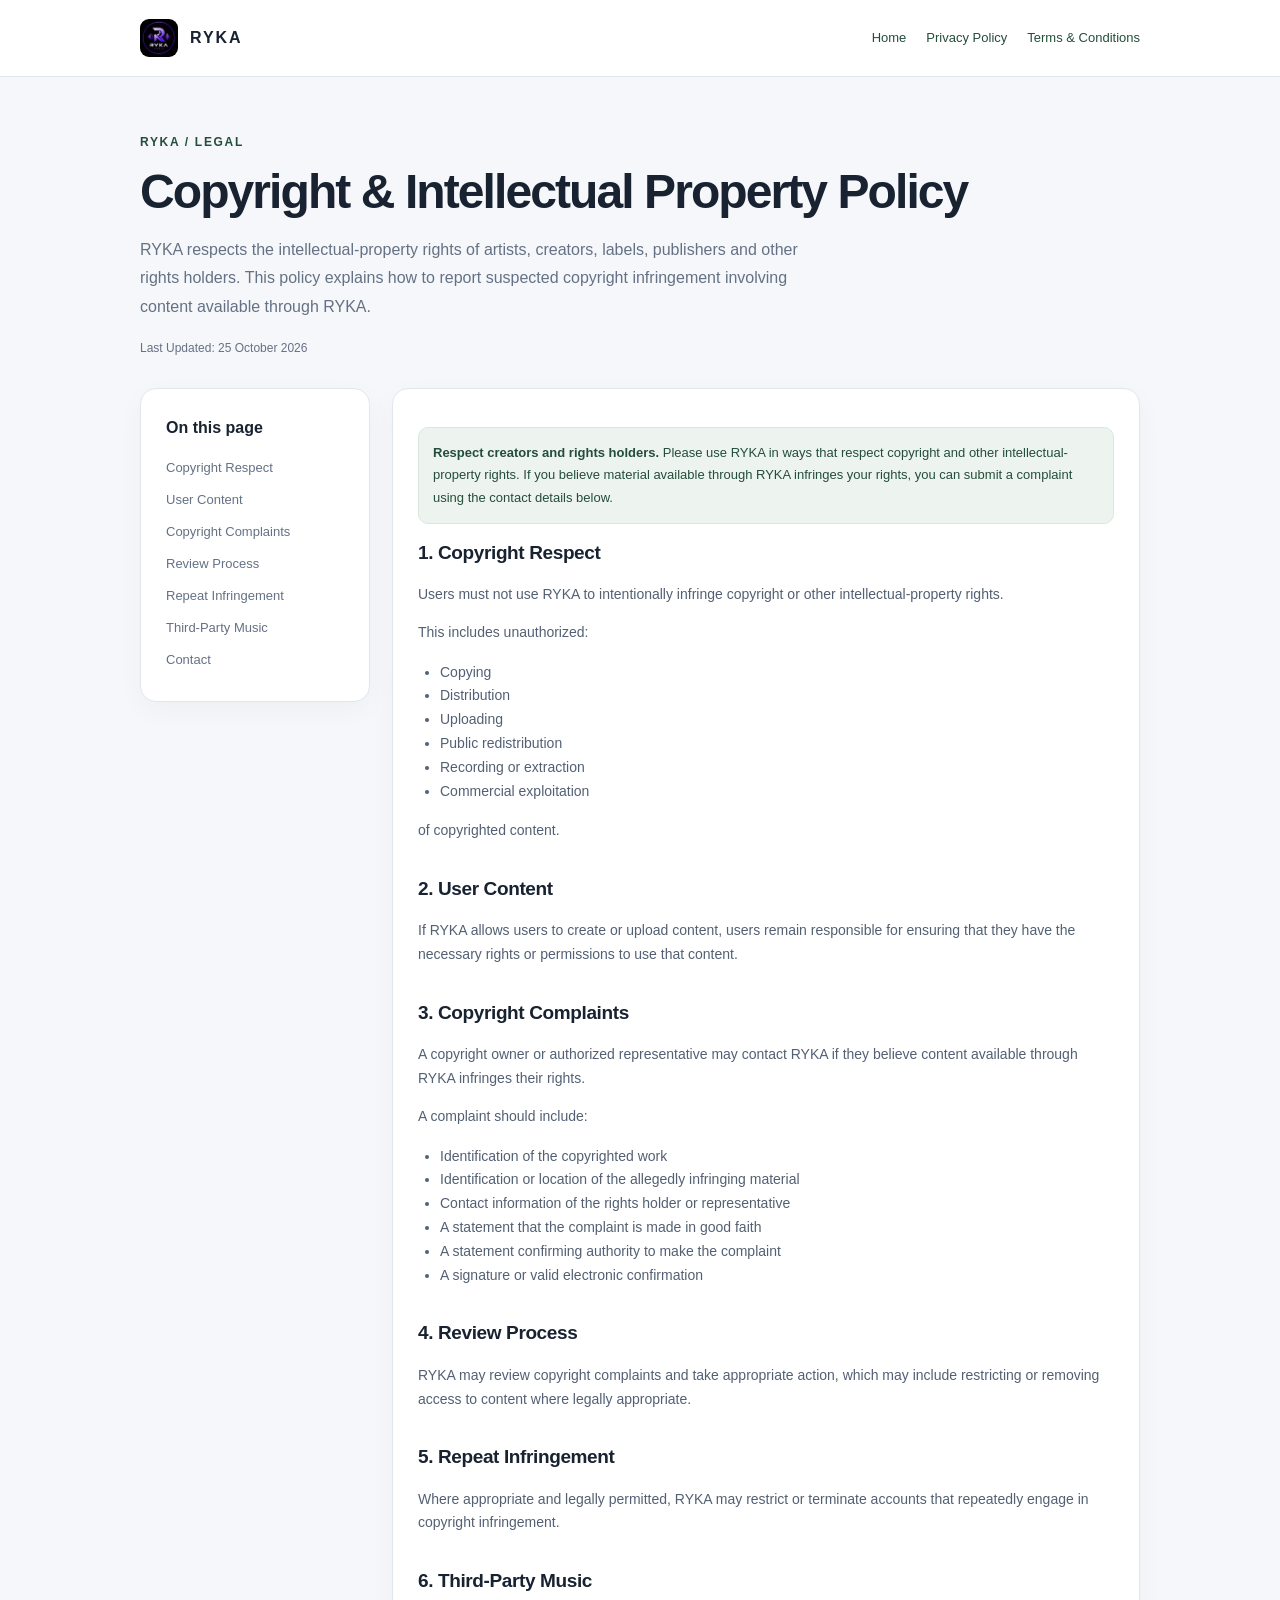
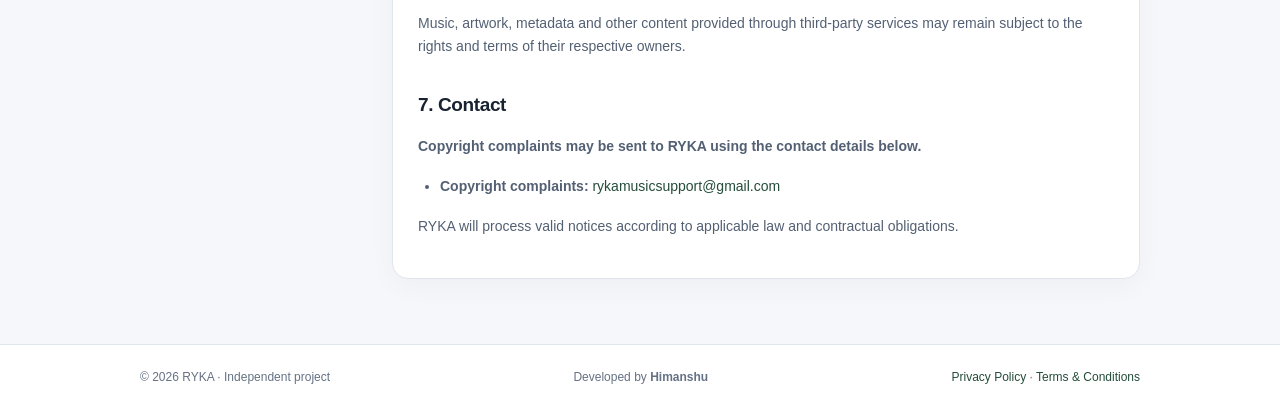
<file: cp&inel.html>
<!DOCTYPE html>
<html lang="en">
<head>
  <meta charset="UTF-8">
  <meta name="viewport" content="width=device-width, initial-scale=1">
  <meta name="theme-color" content="#f5f7fa">
  <meta name="description" content="Read RYKA’s Copyright and Intellectual Property Policy.">
  <title>Copyright &amp; Intellectual Property Policy — RYKA</title>
  <style>
    :root {
      --ink: #182230;
      --muted: #657184;
      --line: #e1e6ed;
      --paper: #ffffff;
      --canvas: #f5f7fa;
      --accent: #244d3a;
      --soft: #edf4ef;
    }
    * { box-sizing: border-box; }
    html { scroll-behavior: smooth; }
    body {
      margin: 0; background: var(--canvas); color: var(--ink);
      font-family: Inter, -apple-system, BlinkMacSystemFont, "Segoe UI", Arial, sans-serif;
      -webkit-font-smoothing: antialiased; line-height: 1.7;
    }
    a { color: var(--accent); text-decoration: none; }
    a:hover { text-decoration: underline; }
    .topbar, footer { background: var(--paper); border-bottom: 1px solid var(--line); }
    .nav, .footer-inner {
      width: min(calc(100% - 40px), 1000px); margin: auto; display: flex;
      align-items: center; justify-content: space-between; gap: 20px;
    }
    .nav { min-height: 76px; }
    .brand {
      display: flex; align-items: center; gap: 12px; color: var(--ink);
      font-weight: 800; letter-spacing: .12em;
    }
    .brand-logo { width: 38px; height: 38px; object-fit: contain; border-radius: 9px; flex-shrink: 0; }
    .nav-links { display: flex; flex-wrap: wrap; gap: 20px; font-size: 13px; color: var(--muted); }
    main { width: min(calc(100% - 40px), 1000px); margin: 55px auto 65px; }
    .eyebrow { color: var(--accent); font-size: 12px; font-weight: 800; letter-spacing: .14em; text-transform: uppercase; }
    h1 { font-size: clamp(34px, 5vw, 48px); letter-spacing: -.04em; line-height: 1.15; margin: 12px 0; }
    .lead { max-width: 700px; color: var(--muted); line-height: 1.8; }
    .meta { font-size: 12px; color: var(--muted); margin-top: 15px; }
    .layout { display: grid; grid-template-columns: 230px minmax(0, 1fr); gap: 22px; margin-top: 30px; align-items: start; }
    .panel { min-width: 0; background: var(--paper); border: 1px solid var(--line); border-radius: 16px; padding: 25px; box-shadow: 0 8px 28px #18223009; }
    .toc { position: sticky; top: 20px; }
    .toc strong { display: block; margin-bottom: 10px; }
    .toc a { display: block; color: var(--muted); font-size: 13px; padding: 5px 0; }
    article h2 { font-size: 19px; letter-spacing: -.02em; margin: 30px 0 7px; scroll-margin-top: 20px; }
    article h2:first-of-type { margin-top: 0; }
    article p, article li { font-size: 14px; color: #536073; }
    article ul { padding-left: 22px; }
    .notice { background: var(--soft); border: 1px solid #d9e8dd; border-radius: 10px; padding: 14px; color: var(--accent); font-size: 13px; }
    footer { border-top: 1px solid var(--line); border-bottom: 0; }
    .footer-inner { padding: 22px 0; color: var(--muted); font-size: 12px; }
    @media (max-width: 720px) {
      main { margin-top: 36px; }
      .layout { grid-template-columns: 1fr; }
      .toc { position: static; }
      .toc a { display: inline-block; margin-right: 12px; }
      .panel { padding: 20px; }
      .nav { flex-wrap: wrap; padding: 14px 0; }
      .nav-links { gap: 12px; }
      .footer-inner { flex-wrap: wrap; }
    }
  </style>
</head>
<body>
  <header class="topbar">
    <div class="nav">
      <a class="brand" href="./index.html">
        <img src="./logo.jpeg" alt="RYKA logo" class="brand-logo">
        <span>RYKA</span>
      </a>
      <nav class="nav-links" aria-label="Main navigation">
        <a href="./index.html">Home</a>
        <a href="./privacy.html">Privacy Policy</a>
        <a href="./terms.html">Terms &amp; Conditions</a>
      </nav>
    </div>
  </header>
  <main>
    <div class="eyebrow">RYKA / Legal</div>
    <h1>Copyright &amp; Intellectual Property Policy</h1>
    <p class="lead">RYKA respects the intellectual-property rights of artists, creators, labels, publishers and other rights holders. This policy explains how to report suspected copyright infringement involving content available through RYKA.</p>
    <p class="meta">Last Updated: 25 October 2026</p>
    <div class="layout">
      <aside class="panel toc">
        <strong>On this page</strong>
        <a href="#respect">Copyright Respect</a>
        <a href="#user-content">User Content</a>
        <a href="#complaints">Copyright Complaints</a>
        <a href="#review">Review Process</a>
        <a href="#repeat">Repeat Infringement</a>
        <a href="#third-party">Third-Party Music</a>
        <a href="#contact">Contact</a>
      </aside>
      <article class="panel">
        <p class="notice">
          <strong>Respect creators and rights holders.</strong> Please use RYKA in ways that respect copyright and other intellectual-property rights. If you believe material available through RYKA infringes your rights, you can submit a complaint using the contact details below.
        </p>

        <h2 id="respect">1. Copyright Respect</h2>
        <p>Users must not use RYKA to intentionally infringe copyright or other intellectual-property rights.</p>
        <p>This includes unauthorized:</p>
        <ul>
          <li>Copying</li>
          <li>Distribution</li>
          <li>Uploading</li>
          <li>Public redistribution</li>
          <li>Recording or extraction</li>
          <li>Commercial exploitation</li>
        </ul>
        <p>of copyrighted content.</p>

        <h2 id="user-content">2. User Content</h2>
        <p>If RYKA allows users to create or upload content, users remain responsible for ensuring that they have the necessary rights or permissions to use that content.</p>

        <h2 id="complaints">3. Copyright Complaints</h2>
        <p>A copyright owner or authorized representative may contact RYKA if they believe content available through RYKA infringes their rights.</p>
        <p>A complaint should include:</p>
        <ul>
          <li>Identification of the copyrighted work</li>
          <li>Identification or location of the allegedly infringing material</li>
          <li>Contact information of the rights holder or representative</li>
          <li>A statement that the complaint is made in good faith</li>
          <li>A statement confirming authority to make the complaint</li>
          <li>A signature or valid electronic confirmation</li>
        </ul>

        <h2 id="review">4. Review Process</h2>
        <p>RYKA may review copyright complaints and take appropriate action, which may include restricting or removing access to content where legally appropriate.</p>

        <h2 id="repeat">5. Repeat Infringement</h2>
        <p>Where appropriate and legally permitted, RYKA may restrict or terminate accounts that repeatedly engage in copyright infringement.</p>

        <h2 id="third-party">6. Third-Party Music</h2>
        <p>Music, artwork, metadata and other content provided through third-party services may remain subject to the rights and terms of their respective owners.</p>

        <h2 id="contact">7. Contact</h2>
        <p><strong>Copyright complaints may be sent to RYKA using the contact details below.</strong></p>
        <ul>
          <li><strong>Copyright complaints:</strong> <a href="mailto:rykamusicsupport@gmail.com">rykamusicsupport@gmail.com</a></li>
        </ul>
        <p>RYKA will process valid notices according to applicable law and contractual obligations.</p>
      </article>
    </div>
  </main>
  <footer>
    <div class="footer-inner">
      <span>© <span id="year"></span> RYKA · Independent project</span>
      <span class="developer-watermark">Developed by <strong>Himanshu</strong></span>
      <span><a href="./privacy.html">Privacy Policy</a> · <a href="./terms.html">Terms &amp; Conditions</a></span>
    </div>
  </footer>
  <script>
    document.getElementById("year").textContent = new Date().getFullYear();
  </script>
</body>
</html>
</file>
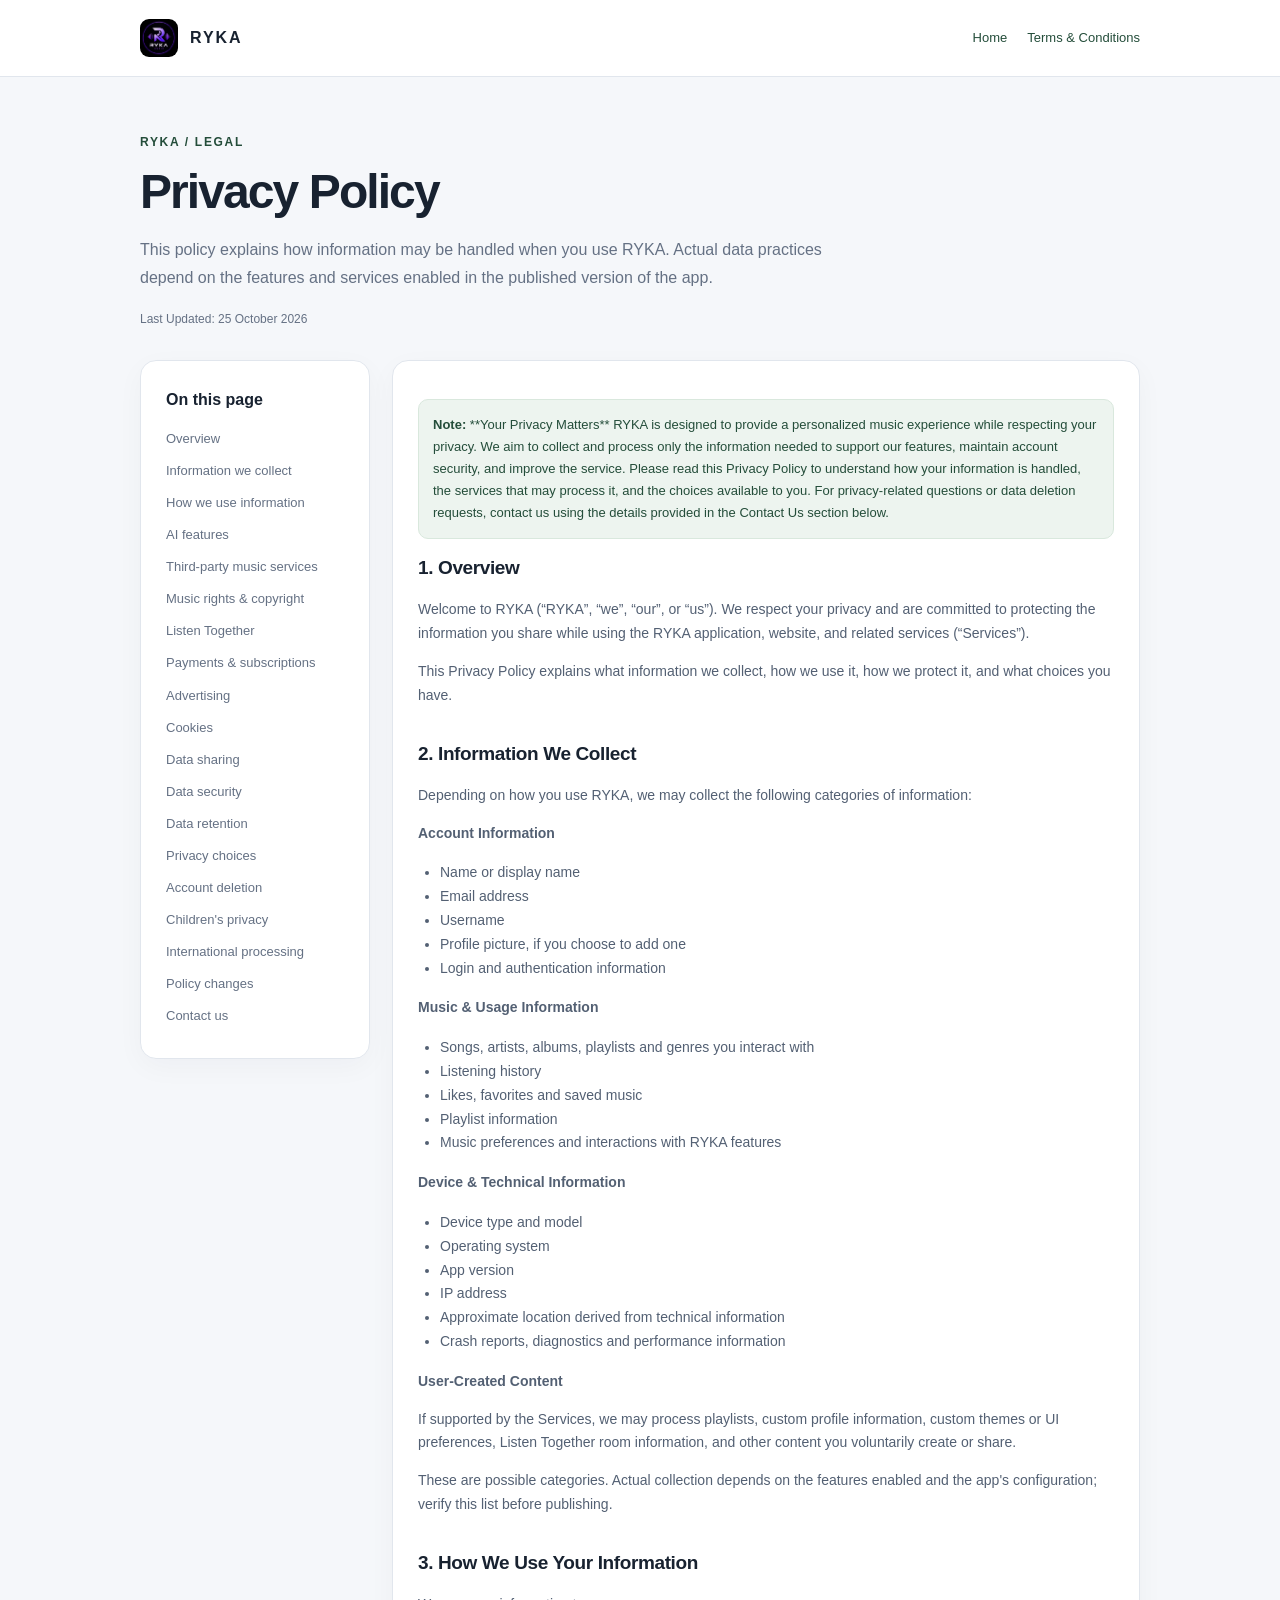
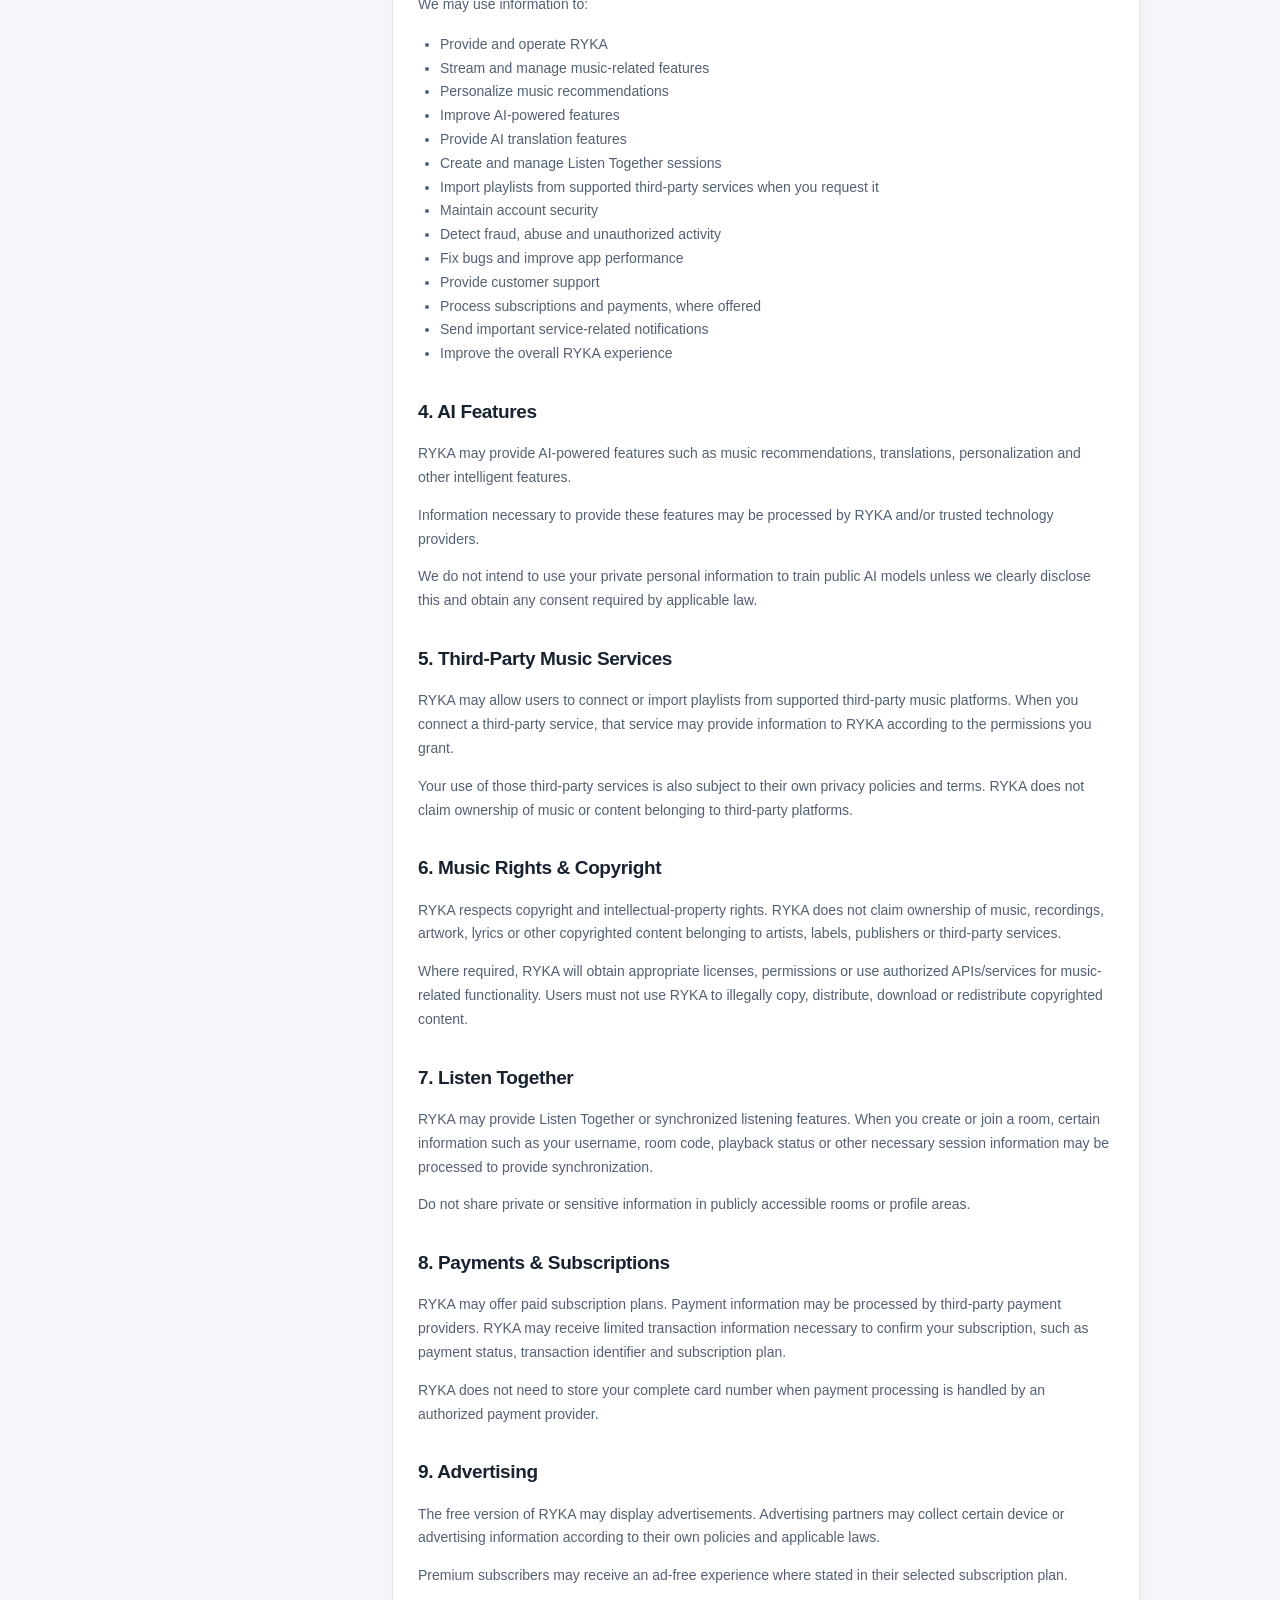
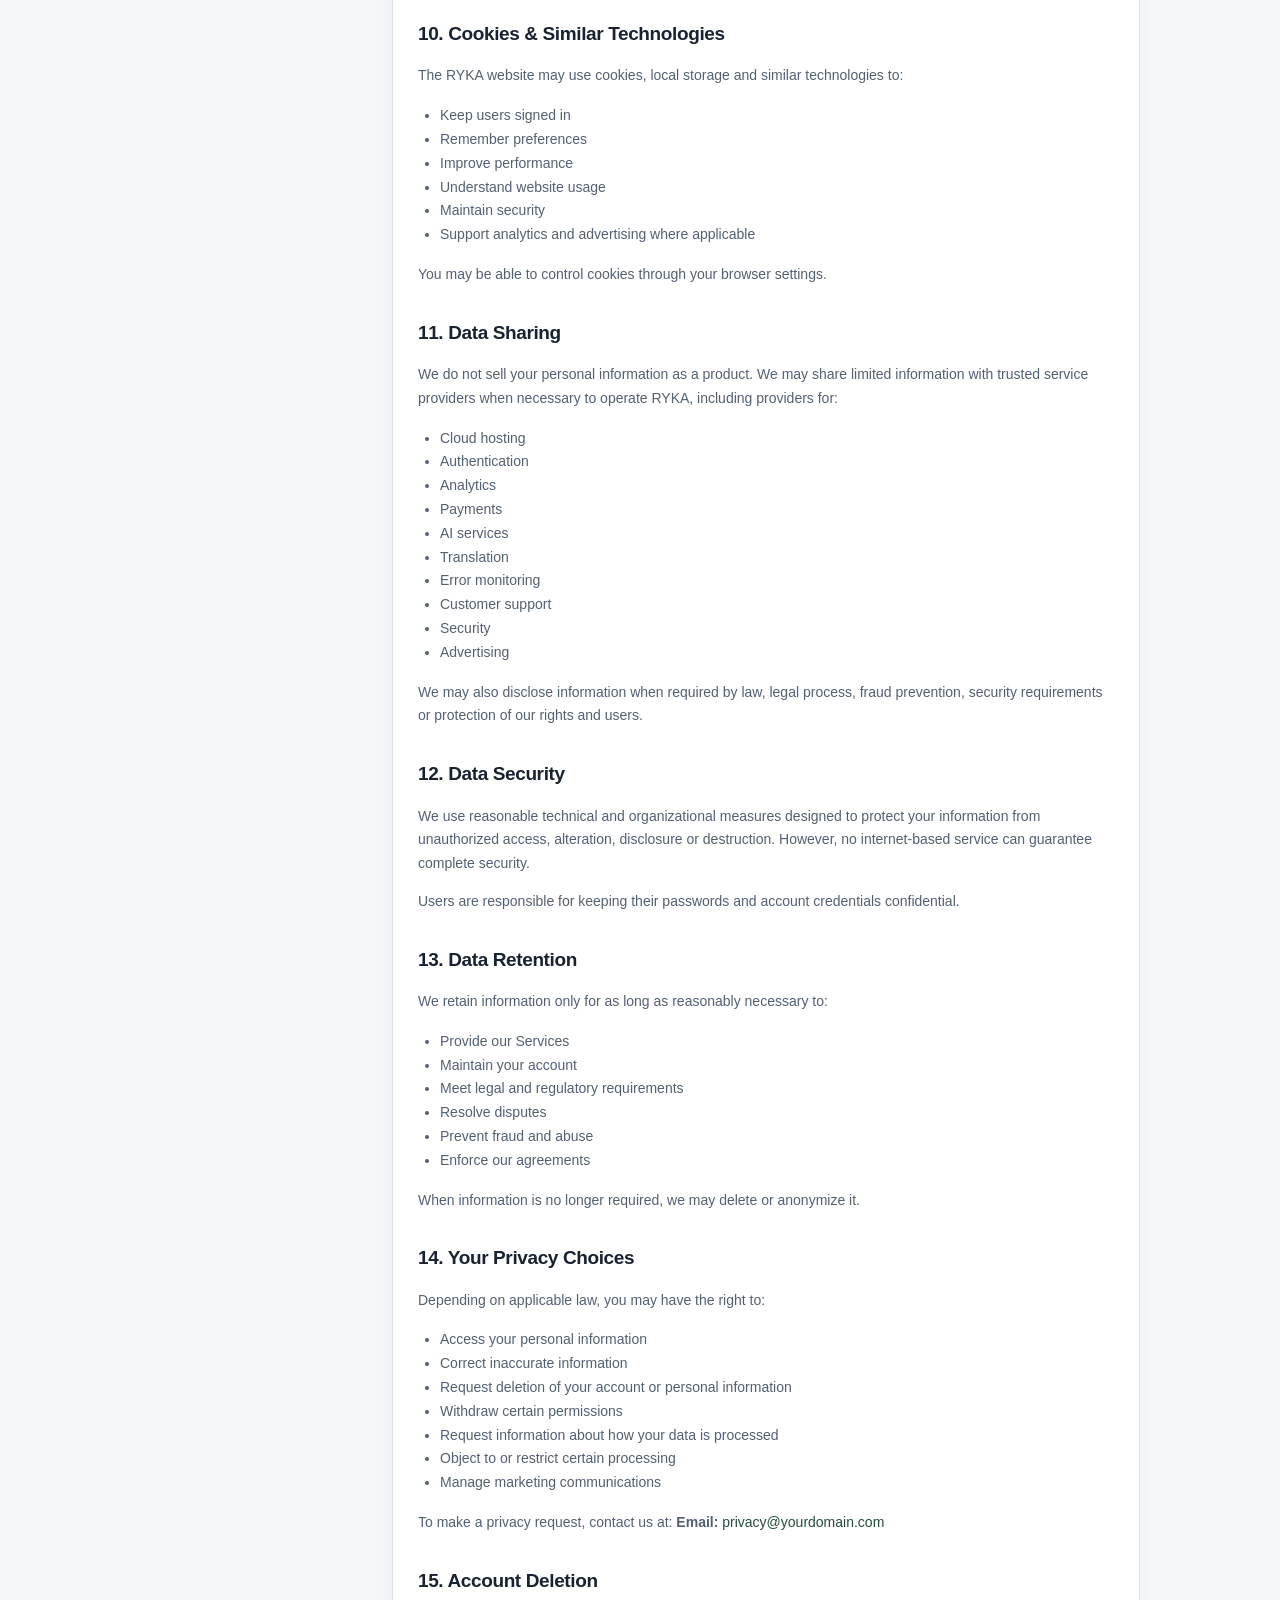
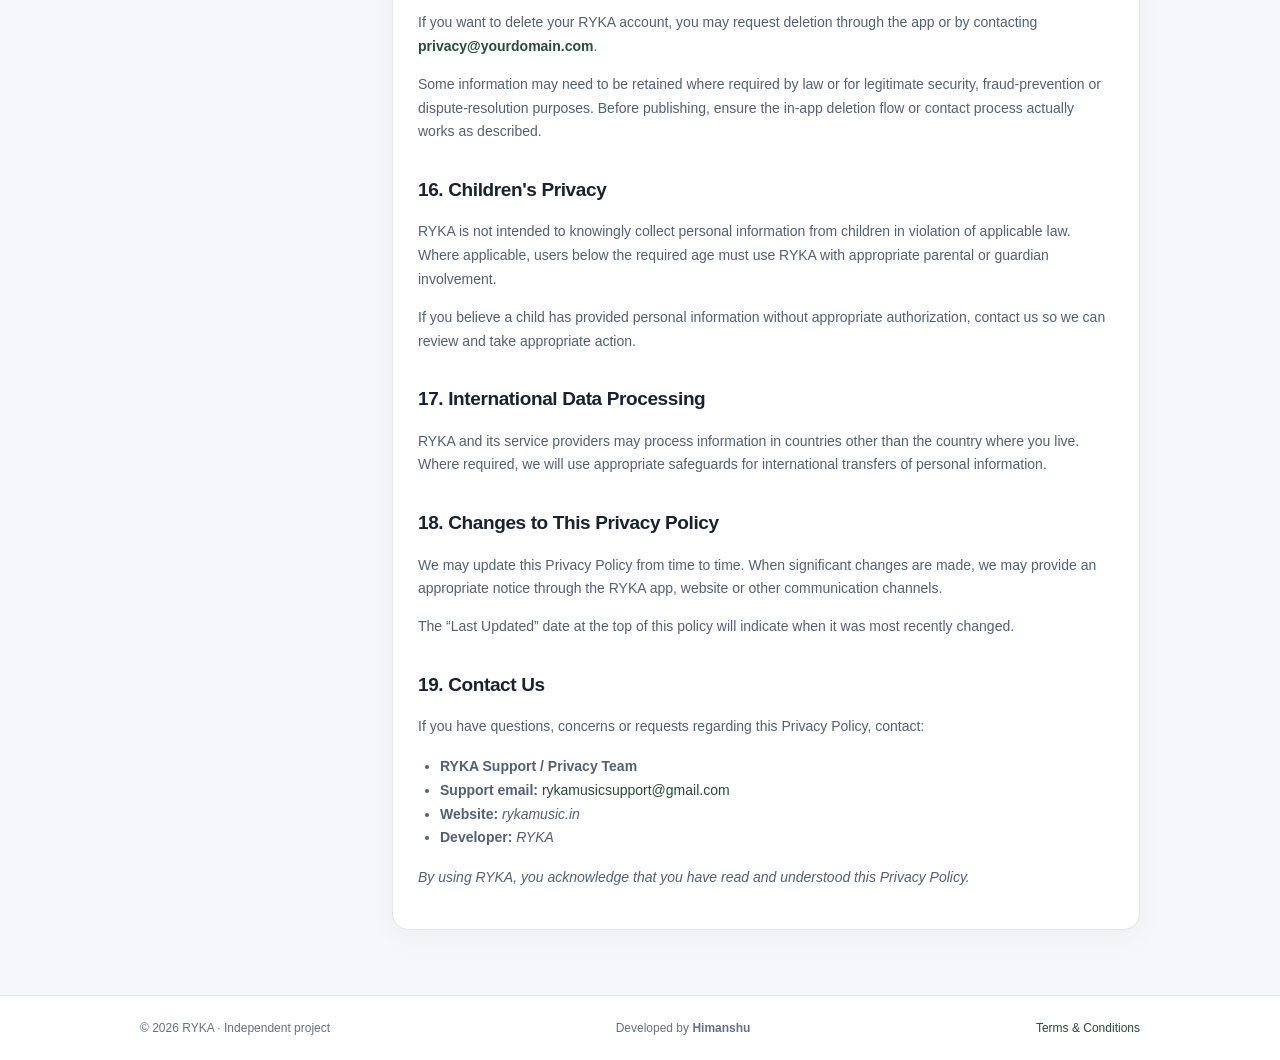
<file: privacy.html>
<!DOCTYPE html>
<html lang="en">
<head>
  <meta charset="UTF-8">
  <meta name="viewport" content="width=device-width, initial-scale=1">
  <meta name="theme-color" content="#f5f7fa">
  <meta name="description" content="Read the RYKA Privacy Policy to understand how information may be handled.">
  <title>Privacy Policy — RYKA</title>

  <style>
    :root {
      --ink: #182230;
      --muted: #657184;
      --line: #e1e6ed;
      --paper: #ffffff;
      --canvas: #f5f7fa;
      --accent: #244d3a;
      --soft: #edf4ef;
    }

    * { box-sizing: border-box; }

    html { scroll-behavior: smooth; }

    body {
      margin: 0;
      background: var(--canvas);
      color: var(--ink);
      font-family: Inter, -apple-system, BlinkMacSystemFont,
        "Segoe UI", Arial, sans-serif;
      -webkit-font-smoothing: antialiased;
      line-height: 1.7;
    }

    a {
      color: var(--accent);
      text-decoration: none;
    }

    a:hover { text-decoration: underline; }

    .topbar {
      background: var(--paper);
      border-bottom: 1px solid var(--line);
    }

    .nav, .footer-inner {
      width: min(calc(100% - 40px), 1000px);
      margin: auto;
      display: flex;
      align-items: center;
      justify-content: space-between;
      gap: 20px;
    }

    .nav { min-height: 76px; }

    .brand {
      display: flex;
      align-items: center;
      gap: 12px;
      color: var(--ink);
      font-weight: 800;
      letter-spacing: .12em;
    }

    .brand-logo {
      width: 38px;
      height: 38px;
      object-fit: contain;
      border-radius: 9px;
      flex-shrink: 0;
    }

    .nav-links {
      display: flex;
      flex-wrap: wrap;
      gap: 20px;
      font-size: 13px;
      color: var(--muted);
    }

    main {
      width: min(calc(100% - 40px), 1000px);
      margin: 55px auto 65px;
    }

    .eyebrow {
      color: var(--accent);
      font-size: 12px;
      font-weight: 800;
      letter-spacing: .14em;
      text-transform: uppercase;
    }

    h1 {
      font-size: clamp(34px, 5vw, 48px);
      letter-spacing: -.04em;
      line-height: 1.15;
      margin: 12px 0;
    }

    .lead {
      max-width: 700px;
      color: var(--muted);
      line-height: 1.8;
    }

    .meta {
      font-size: 12px;
      color: var(--muted);
      margin-top: 15px;
    }

    .layout {
      display: grid;
      grid-template-columns: 230px minmax(0, 1fr);
      gap: 22px;
      margin-top: 30px;
      align-items: start;
    }

    .panel {
      min-width: 0;
      background: var(--paper);
      border: 1px solid var(--line);
      border-radius: 16px;
      padding: 25px;
      box-shadow: 0 8px 28px #18223009;
    }

    .toc {
      position: sticky;
      top: 20px;
    }

    .toc strong {
      display: block;
      margin-bottom: 10px;
    }

    .toc a {
      display: block;
      color: var(--muted);
      font-size: 13px;
      padding: 5px 0;
    }

    article h2 {
      font-size: 19px;
      letter-spacing: -.02em;
      margin: 30px 0 7px;
      scroll-margin-top: 20px;
    }

    article h2:first-of-type { margin-top: 0; }

    article p, article li {
      font-size: 14px;
      color: #536073;
    }

    article ul { padding-left: 22px; }

    .notice {
      background: var(--soft);
      border: 1px solid #d9e8dd;
      border-radius: 10px;
      padding: 14px;
      color: var(--accent);
      font-size: 13px;
    }

    footer {
      background: var(--paper);
      border-top: 1px solid var(--line);
    }

    .footer-inner {
      padding: 22px 0;
      color: var(--muted);
      font-size: 12px;
    }

    @media (max-width: 720px) {
      main { margin-top: 36px; }

      .layout { grid-template-columns: 1fr; }

      .toc { position: static; }

      .toc a {
        display: inline-block;
        margin-right: 12px;
      }

      .panel { padding: 20px; }

      .nav {
        flex-wrap: wrap;
        padding: 14px 0;
      }

      .nav-links { gap: 12px; }

      .footer-inner { flex-wrap: wrap; }
    }
  </style>
</head>

<body>
  <header class="topbar">
    <div class="nav">
      <a class="brand" href="./index.html">
        <img src="./logo.jpeg" alt="RYKA logo" class="brand-logo">
        <span>RYKA</span>
      </a>

      <nav class="nav-links" aria-label="Main navigation">
        <a href="./index.html">Home</a>
        <a href="./t&c.html">Terms &amp; Conditions</a>
      </nav>
    </div>
  </header>

  <main>
    <div class="eyebrow">RYKA / Legal</div>
    <h1>Privacy Policy</h1>

    <p class="lead">
      This policy explains how information may be handled when you use RYKA.
      Actual data practices depend on the features and services enabled in
      the published version of the app.
    </p>

    <p class="meta">Last Updated: 25 October 2026</p>

    <div class="layout">
      <aside class="panel toc">
        <strong>On this page</strong>
        <a href="#overview">Overview</a>
        <a href="#information">Information we collect</a>
        <a href="#use">How we use information</a>
        <a href="#ai">AI features</a>
        <a href="#third-party">Third-party music services</a>
        <a href="#copyright">Music rights &amp; copyright</a>
        <a href="#listen-together">Listen Together</a>
        <a href="#payments">Payments &amp; subscriptions</a>
        <a href="#advertising">Advertising</a>
        <a href="#cookies">Cookies</a>
        <a href="#sharing">Data sharing</a>
        <a href="#security">Data security</a>
        <a href="#retention">Data retention</a>
        <a href="#choices">Privacy choices</a>
        <a href="#deletion">Account deletion</a>
        <a href="#children">Children's privacy</a>
        <a href="#international">International processing</a>
        <a href="#changes">Policy changes</a>
        <a href="#contact">Contact us</a>
      </aside>

      <article class="panel">
        <p class="notice">
          <strong>Note:</strong> **Your Privacy Matters**

RYKA is designed to provide a personalized music experience while respecting your privacy. We aim to collect and process only the information needed to support our features, maintain account security, and improve the service. Please read this Privacy Policy to understand how your information is handled, the services that may process it, and the choices available to you.

For privacy-related questions or data deletion requests, contact us using the details provided in the Contact Us section below.
        </p>

        <h2 id="overview">1. Overview</h2>
        <p>Welcome to RYKA (“RYKA”, “we”, “our”, or “us”). We respect your privacy and are committed to protecting the information you share while using the RYKA application, website, and related services (“Services”).</p>
        <p>This Privacy Policy explains what information we collect, how we use it, how we protect it, and what choices you have.</p>

        <h2 id="information">2. Information We Collect</h2>
        <p>Depending on how you use RYKA, we may collect the following categories of information:</p>
        <p><strong>Account Information</strong></p>
        <ul>
          <li>Name or display name</li><li>Email address</li><li>Username</li>
          <li>Profile picture, if you choose to add one</li><li>Login and authentication information</li>
        </ul>
        <p><strong>Music &amp; Usage Information</strong></p>
        <ul>
          <li>Songs, artists, albums, playlists and genres you interact with</li>
          <li>Listening history</li><li>Likes, favorites and saved music</li>
          <li>Playlist information</li><li>Music preferences and interactions with RYKA features</li>
        </ul>
        <p><strong>Device &amp; Technical Information</strong></p>
        <ul>
          <li>Device type and model</li><li>Operating system</li><li>App version</li>
          <li>IP address</li><li>Approximate location derived from technical information</li>
          <li>Crash reports, diagnostics and performance information</li>
        </ul>
        <p><strong>User-Created Content</strong></p>
        <p>If supported by the Services, we may process playlists, custom profile information, custom themes or UI preferences, Listen Together room information, and other content you voluntarily create or share.</p>
        <p>These are possible categories. Actual collection depends on the features enabled and the app's configuration; verify this list before publishing.</p>

        <h2 id="use">3. How We Use Your Information</h2>
        <p>We may use information to:</p>
        <ul>
          <li>Provide and operate RYKA</li><li>Stream and manage music-related features</li>
          <li>Personalize music recommendations</li><li>Improve AI-powered features</li>
          <li>Provide AI translation features</li><li>Create and manage Listen Together sessions</li>
          <li>Import playlists from supported third-party services when you request it</li>
          <li>Maintain account security</li><li>Detect fraud, abuse and unauthorized activity</li>
          <li>Fix bugs and improve app performance</li><li>Provide customer support</li>
          <li>Process subscriptions and payments, where offered</li>
          <li>Send important service-related notifications</li><li>Improve the overall RYKA experience</li>
        </ul>

        <h2 id="ai">4. AI Features</h2>
        <p>RYKA may provide AI-powered features such as music recommendations, translations, personalization and other intelligent features.</p>
        <p>Information necessary to provide these features may be processed by RYKA and/or trusted technology providers.</p>
        <p>We do not intend to use your private personal information to train public AI models unless we clearly disclose this and obtain any consent required by applicable law.</p>

        <h2 id="third-party">5. Third-Party Music Services</h2>
        <p>RYKA may allow users to connect or import playlists from supported third-party music platforms. When you connect a third-party service, that service may provide information to RYKA according to the permissions you grant.</p>
        <p>Your use of those third-party services is also subject to their own privacy policies and terms. RYKA does not claim ownership of music or content belonging to third-party platforms.</p>

        <h2 id="copyright">6. Music Rights &amp; Copyright</h2>
        <p>RYKA respects copyright and intellectual-property rights. RYKA does not claim ownership of music, recordings, artwork, lyrics or other copyrighted content belonging to artists, labels, publishers or third-party services.</p>
        <p>Where required, RYKA will obtain appropriate licenses, permissions or use authorized APIs/services for music-related functionality. Users must not use RYKA to illegally copy, distribute, download or redistribute copyrighted content.</p>

        <h2 id="listen-together">7. Listen Together</h2>
        <p>RYKA may provide Listen Together or synchronized listening features. When you create or join a room, certain information such as your username, room code, playback status or other necessary session information may be processed to provide synchronization.</p>
        <p>Do not share private or sensitive information in publicly accessible rooms or profile areas.</p>

        <h2 id="payments">8. Payments &amp; Subscriptions</h2>
        <p>RYKA may offer paid subscription plans. Payment information may be processed by third-party payment providers. RYKA may receive limited transaction information necessary to confirm your subscription, such as payment status, transaction identifier and subscription plan.</p>
        <p>RYKA does not need to store your complete card number when payment processing is handled by an authorized payment provider.</p>

        <h2 id="advertising">9. Advertising</h2>
        <p>The free version of RYKA may display advertisements. Advertising partners may collect certain device or advertising information according to their own policies and applicable laws.</p>
        <p>Premium subscribers may receive an ad-free experience where stated in their selected subscription plan.</p>

        <h2 id="cookies">10. Cookies &amp; Similar Technologies</h2>
        <p>The RYKA website may use cookies, local storage and similar technologies to:</p>
        <ul>
          <li>Keep users signed in</li><li>Remember preferences</li><li>Improve performance</li>
          <li>Understand website usage</li><li>Maintain security</li>
          <li>Support analytics and advertising where applicable</li>
        </ul>
        <p>You may be able to control cookies through your browser settings.</p>

        <h2 id="sharing">11. Data Sharing</h2>
        <p>We do not sell your personal information as a product. We may share limited information with trusted service providers when necessary to operate RYKA, including providers for:</p>
        <ul>
          <li>Cloud hosting</li><li>Authentication</li><li>Analytics</li><li>Payments</li>
          <li>AI services</li><li>Translation</li><li>Error monitoring</li>
          <li>Customer support</li><li>Security</li><li>Advertising</li>
        </ul>
        <p>We may also disclose information when required by law, legal process, fraud prevention, security requirements or protection of our rights and users.</p>

        <h2 id="security">12. Data Security</h2>
        <p>We use reasonable technical and organizational measures designed to protect your information from unauthorized access, alteration, disclosure or destruction. However, no internet-based service can guarantee complete security.</p>
        <p>Users are responsible for keeping their passwords and account credentials confidential.</p>

        <h2 id="retention">13. Data Retention</h2>
        <p>We retain information only for as long as reasonably necessary to:</p>
        <ul>
          <li>Provide our Services</li><li>Maintain your account</li>
          <li>Meet legal and regulatory requirements</li><li>Resolve disputes</li>
          <li>Prevent fraud and abuse</li><li>Enforce our agreements</li>
        </ul>
        <p>When information is no longer required, we may delete or anonymize it.</p>

        <h2 id="choices">14. Your Privacy Choices</h2>
        <p>Depending on applicable law, you may have the right to:</p>
        <ul>
          <li>Access your personal information</li><li>Correct inaccurate information</li>
          <li>Request deletion of your account or personal information</li>
          <li>Withdraw certain permissions</li><li>Request information about how your data is processed</li>
          <li>Object to or restrict certain processing</li><li>Manage marketing communications</li>
        </ul>
        <p>To make a privacy request, contact us at: <strong>Email:</strong> <a href="mailto:privacy@yourdomain.com">privacy@yourdomain.com</a></p>

        <h2 id="deletion">15. Account Deletion</h2>
        <p>If you want to delete your RYKA account, you may request deletion through the app or by contacting <strong><a href="mailto:privacy@yourdomain.com">privacy@yourdomain.com</a></strong>.</p>
        <p>Some information may need to be retained where required by law or for legitimate security, fraud-prevention or dispute-resolution purposes. Before publishing, ensure the in-app deletion flow or contact process actually works as described.</p>

        <h2 id="children">16. Children's Privacy</h2>
        <p>RYKA is not intended to knowingly collect personal information from children in violation of applicable law. Where applicable, users below the required age must use RYKA with appropriate parental or guardian involvement.</p>
        <p>If you believe a child has provided personal information without appropriate authorization, contact us so we can review and take appropriate action.</p>

        <h2 id="international">17. International Data Processing</h2>
        <p>RYKA and its service providers may process information in countries other than the country where you live. Where required, we will use appropriate safeguards for international transfers of personal information.</p>

        <h2 id="changes">18. Changes to This Privacy Policy</h2>
        <p>We may update this Privacy Policy from time to time. When significant changes are made, we may provide an appropriate notice through the RYKA app, website or other communication channels.</p>
        <p>The “Last Updated” date at the top of this policy will indicate when it was most recently changed.</p>

        <h2 id="contact">19. Contact Us</h2>
        <p>If you have questions, concerns or requests regarding this Privacy Policy, contact:</p>
        <ul>
          <li><strong>RYKA Support / Privacy Team</strong></li>
          <li><strong>Support email:</strong> <a href="mailto:rykamusicsupport@gmail.com">rykamusicsupport@gmail.com</a></li>
          <li><strong>Website:</strong> <em> rykamusic.in </em></li>
          <li><strong>Developer:</strong> <em> RYKA </em></li>
        </ul>
        <p><em>By using RYKA, you acknowledge that you have read and understood this Privacy Policy.</em></p>
      </article>
    </div>
  </main>

  <footer>
    <div class="footer-inner">
      <span>© <span id="year"></span> RYKA · Independent project</span>
      <span class="developer-watermark">Developed by <strong>Himanshu</strong></span>
      <span><a href="./t&c.html">Terms &amp; Conditions</a></span>
    </div>
  </footer>

  <script>
    document.getElementById("year").textContent =
      new Date().getFullYear();
  </script>
</body>
</html>
</file>
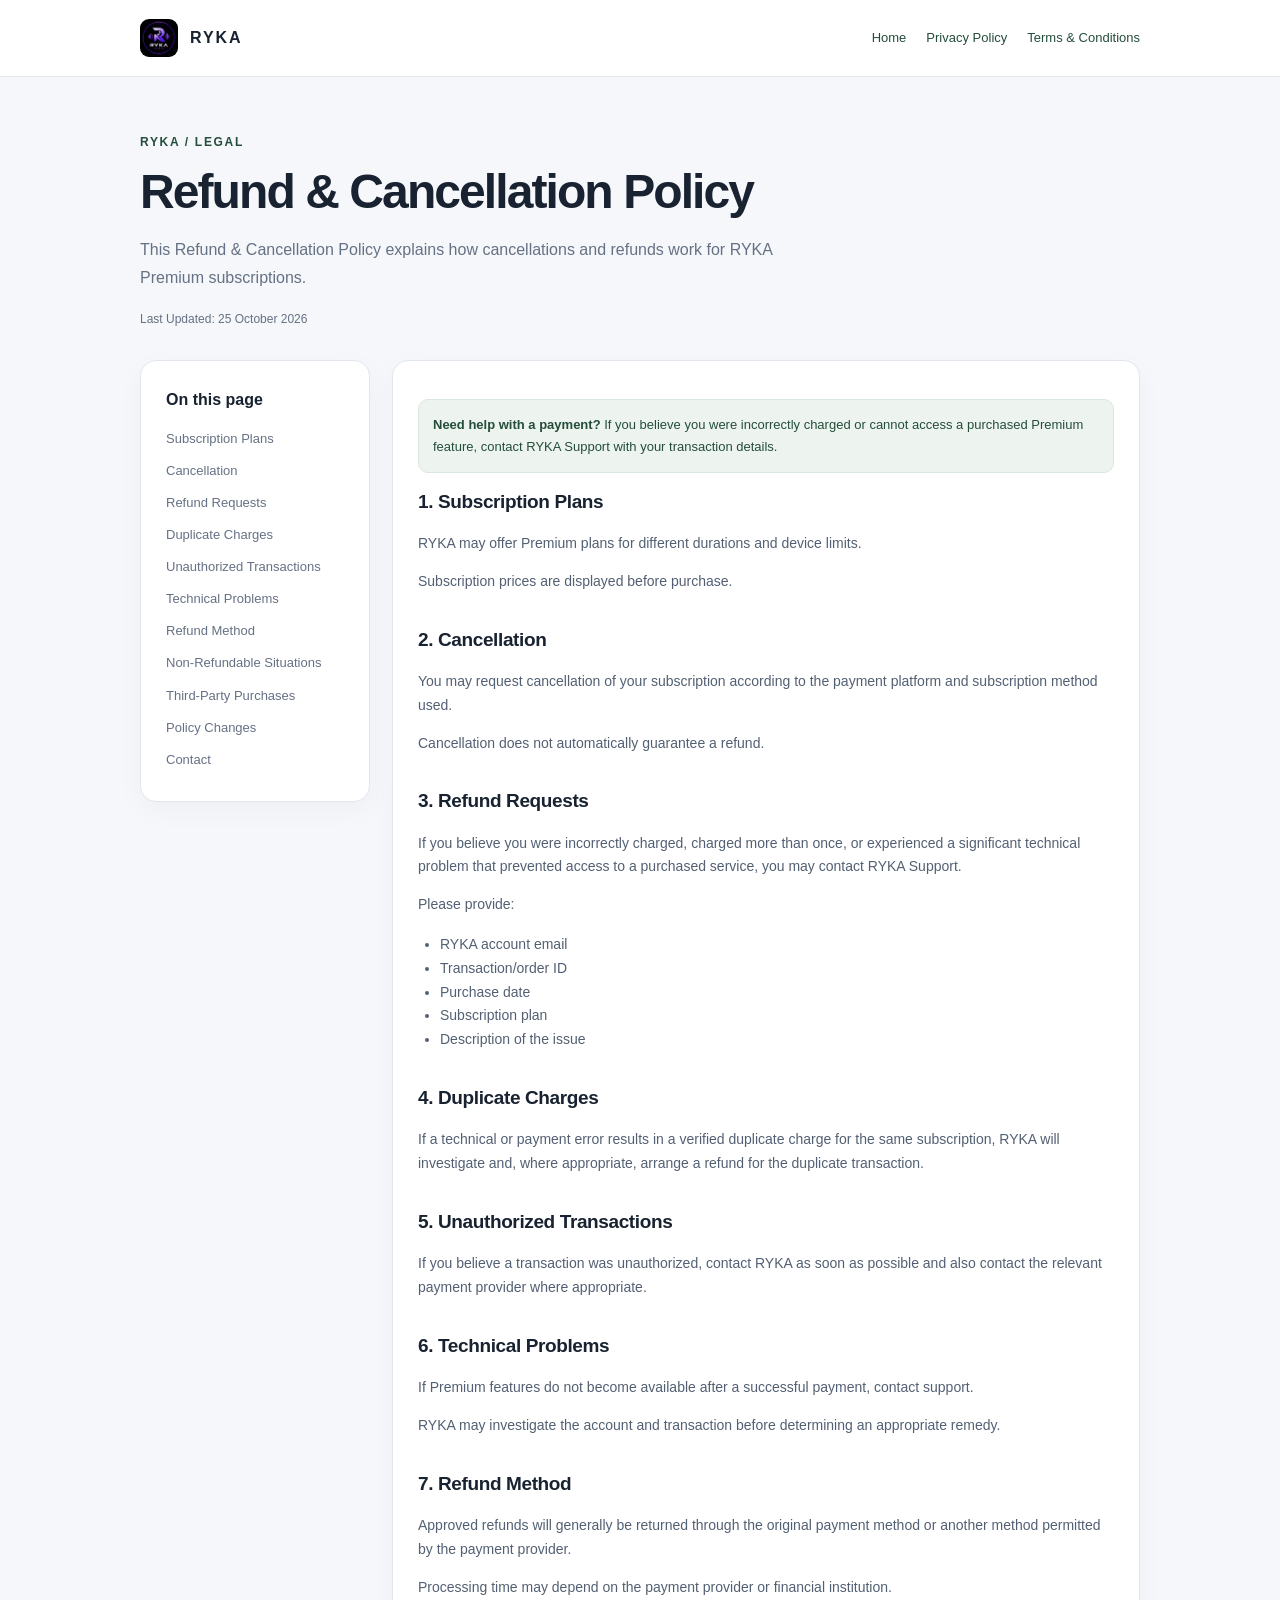
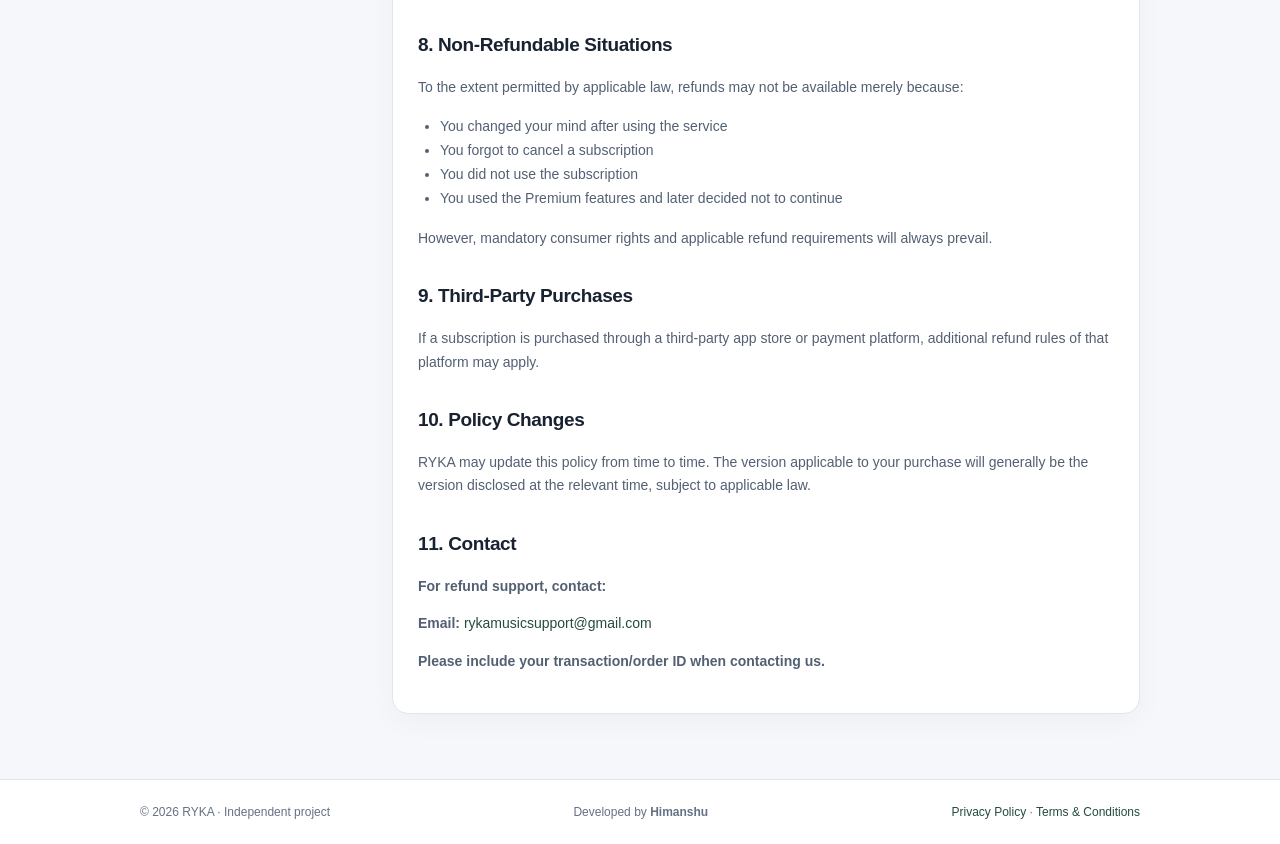
<file: refund.html>
<!DOCTYPE html>
<html lang="en">
<head>
  <meta charset="UTF-8">
  <meta name="viewport" content="width=device-width, initial-scale=1">
  <meta name="theme-color" content="#f5f7fa">
  <meta name="description" content="Read RYKA’s Refund and Cancellation Policy for Premium subscriptions.">
  <title>Refund &amp; Cancellation Policy — RYKA</title>
  <style>
    :root {
      --ink: #182230;
      --muted: #657184;
      --line: #e1e6ed;
      --paper: #ffffff;
      --canvas: #f5f7fa;
      --accent: #244d3a;
      --soft: #edf4ef;
    }
    * { box-sizing: border-box; }
    html { scroll-behavior: smooth; }
    body {
      margin: 0; background: var(--canvas); color: var(--ink);
      font-family: Inter, -apple-system, BlinkMacSystemFont, "Segoe UI", Arial, sans-serif;
      -webkit-font-smoothing: antialiased; line-height: 1.7;
    }
    a { color: var(--accent); text-decoration: none; }
    a:hover { text-decoration: underline; }
    .topbar, footer { background: var(--paper); border-bottom: 1px solid var(--line); }
    .nav, .footer-inner {
      width: min(calc(100% - 40px), 1000px); margin: auto; display: flex;
      align-items: center; justify-content: space-between; gap: 20px;
    }
    .nav { min-height: 76px; }
    .brand {
      display: flex; align-items: center; gap: 12px; color: var(--ink);
      font-weight: 800; letter-spacing: .12em;
    }
    .brand-logo { width: 38px; height: 38px; object-fit: contain; border-radius: 9px; flex-shrink: 0; }
    .nav-links { display: flex; flex-wrap: wrap; gap: 20px; font-size: 13px; color: var(--muted); }
    main { width: min(calc(100% - 40px), 1000px); margin: 55px auto 65px; }
    .eyebrow { color: var(--accent); font-size: 12px; font-weight: 800; letter-spacing: .14em; text-transform: uppercase; }
    h1 { font-size: clamp(34px, 5vw, 48px); letter-spacing: -.04em; line-height: 1.15; margin: 12px 0; }
    .lead { max-width: 700px; color: var(--muted); line-height: 1.8; }
    .meta { font-size: 12px; color: var(--muted); margin-top: 15px; }
    .layout { display: grid; grid-template-columns: 230px minmax(0, 1fr); gap: 22px; margin-top: 30px; align-items: start; }
    .panel { min-width: 0; background: var(--paper); border: 1px solid var(--line); border-radius: 16px; padding: 25px; box-shadow: 0 8px 28px #18223009; }
    .toc { position: sticky; top: 20px; }
    .toc strong { display: block; margin-bottom: 10px; }
    .toc a { display: block; color: var(--muted); font-size: 13px; padding: 5px 0; }
    article h2 { font-size: 19px; letter-spacing: -.02em; margin: 30px 0 7px; scroll-margin-top: 20px; }
    article h2:first-of-type { margin-top: 0; }
    article p, article li { font-size: 14px; color: #536073; }
    article ul { padding-left: 22px; }
    .notice { background: var(--soft); border: 1px solid #d9e8dd; border-radius: 10px; padding: 14px; color: var(--accent); font-size: 13px; }
    footer { border-top: 1px solid var(--line); border-bottom: 0; }
    .footer-inner { padding: 22px 0; color: var(--muted); font-size: 12px; }
    @media (max-width: 720px) {
      main { margin-top: 36px; }
      .layout { grid-template-columns: 1fr; }
      .toc { position: static; }
      .toc a { display: inline-block; margin-right: 12px; }
      .panel { padding: 20px; }
      .nav { flex-wrap: wrap; padding: 14px 0; }
      .nav-links { gap: 12px; }
      .footer-inner { flex-wrap: wrap; }
    }
  </style>
</head>
<body>
  <header class="topbar">
    <div class="nav">
      <a class="brand" href="./index.html">
        <img src="./logo.jpeg" alt="RYKA logo" class="brand-logo">
        <span>RYKA</span>
      </a>
      <nav class="nav-links" aria-label="Main navigation">
        <a href="./index.html">Home</a>
        <a href="./privacy.html">Privacy Policy</a>
        <a href="./terms.html">Terms &amp; Conditions</a>
      </nav>
    </div>
  </header>
  <main>
    <div class="eyebrow">RYKA / Legal</div>
    <h1>Refund &amp; Cancellation Policy</h1>
    <p class="lead">This Refund &amp; Cancellation Policy explains how cancellations and refunds work for RYKA Premium subscriptions.</p>
    <p class="meta">Last Updated: 25 October 2026</p>
    <div class="layout">
      <aside class="panel toc">
        <strong>On this page</strong>
        <a href="#plans">Subscription Plans</a>
        <a href="#cancellation">Cancellation</a>
        <a href="#requests">Refund Requests</a>
        <a href="#duplicate">Duplicate Charges</a>
        <a href="#unauthorized">Unauthorized Transactions</a>
        <a href="#technical">Technical Problems</a>
        <a href="#method">Refund Method</a>
        <a href="#non-refundable">Non-Refundable Situations</a>
        <a href="#third-party">Third-Party Purchases</a>
        <a href="#changes">Policy Changes</a>
        <a href="#contact">Contact</a>
      </aside>
      <article class="panel">
        <p class="notice"><strong>Need help with a payment?</strong> If you believe you were incorrectly charged or cannot access a purchased Premium feature, contact RYKA Support with your transaction details.</p>

        <h2 id="plans">1. Subscription Plans</h2>
        <p>RYKA may offer Premium plans for different durations and device limits.</p>
        <p>Subscription prices are displayed before purchase.</p>

        <h2 id="cancellation">2. Cancellation</h2>
        <p>You may request cancellation of your subscription according to the payment platform and subscription method used.</p>
        <p>Cancellation does not automatically guarantee a refund.</p>

        <h2 id="requests">3. Refund Requests</h2>
        <p>If you believe you were incorrectly charged, charged more than once, or experienced a significant technical problem that prevented access to a purchased service, you may contact RYKA Support.</p>
        <p>Please provide:</p>
        <ul>
          <li>RYKA account email</li>
          <li>Transaction/order ID</li>
          <li>Purchase date</li>
          <li>Subscription plan</li>
          <li>Description of the issue</li>
        </ul>

        <h2 id="duplicate">4. Duplicate Charges</h2>
        <p>If a technical or payment error results in a verified duplicate charge for the same subscription, RYKA will investigate and, where appropriate, arrange a refund for the duplicate transaction.</p>

        <h2 id="unauthorized">5. Unauthorized Transactions</h2>
        <p>If you believe a transaction was unauthorized, contact RYKA as soon as possible and also contact the relevant payment provider where appropriate.</p>

        <h2 id="technical">6. Technical Problems</h2>
        <p>If Premium features do not become available after a successful payment, contact support.</p>
        <p>RYKA may investigate the account and transaction before determining an appropriate remedy.</p>

        <h2 id="method">7. Refund Method</h2>
        <p>Approved refunds will generally be returned through the original payment method or another method permitted by the payment provider.</p>
        <p>Processing time may depend on the payment provider or financial institution.</p>

        <h2 id="non-refundable">8. Non-Refundable Situations</h2>
        <p>To the extent permitted by applicable law, refunds may not be available merely because:</p>
        <ul>
          <li>You changed your mind after using the service</li>
          <li>You forgot to cancel a subscription</li>
          <li>You did not use the subscription</li>
          <li>You used the Premium features and later decided not to continue</li>
        </ul>
        <p>However, mandatory consumer rights and applicable refund requirements will always prevail.</p>

        <h2 id="third-party">9. Third-Party Purchases</h2>
        <p>If a subscription is purchased through a third-party app store or payment platform, additional refund rules of that platform may apply.</p>

        <h2 id="changes">10. Policy Changes</h2>
        <p>RYKA may update this policy from time to time. The version applicable to your purchase will generally be the version disclosed at the relevant time, subject to applicable law.</p>

        <h2 id="contact">11. Contact</h2>
        <p><strong>For refund support, contact:</strong></p>
        <p><strong>Email:</strong> <a href="mailto:rykamusicsupport@gmail.com">rykamusicsupport@gmail.com</a></p>
        <p><strong>Please include your transaction/order ID when contacting us.</strong></p>
      </article>
    </div>
  </main>
  <footer>
    <div class="footer-inner">
      <span>© <span id="year"></span> RYKA · Independent project</span>
      <span class="developer-watermark">Developed by <strong>Himanshu</strong></span>
      <span><a href="./privacy.html">Privacy Policy</a> · <a href="./terms.html">Terms &amp; Conditions</a></span>
    </div>
  </footer>
  <script>
    document.getElementById("year").textContent = new Date().getFullYear();
  </script>
</body>
</html>
</file>
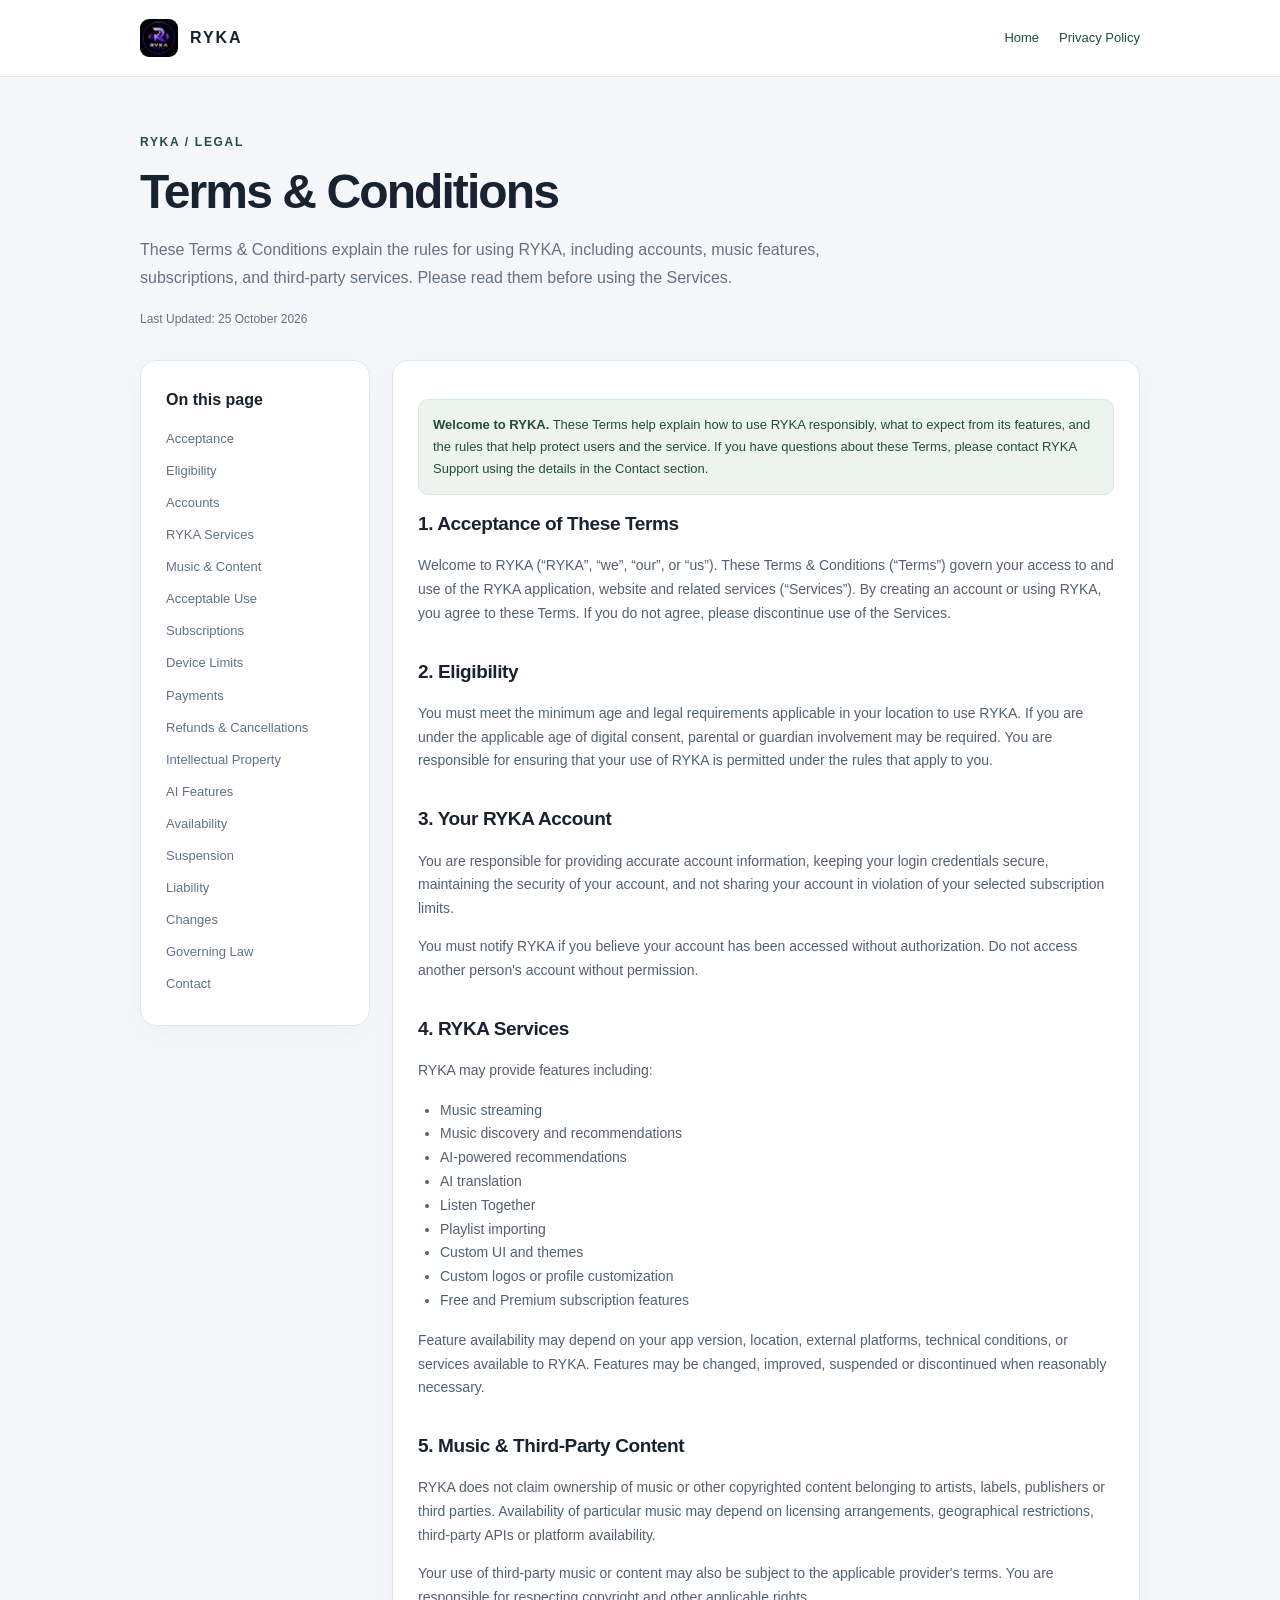
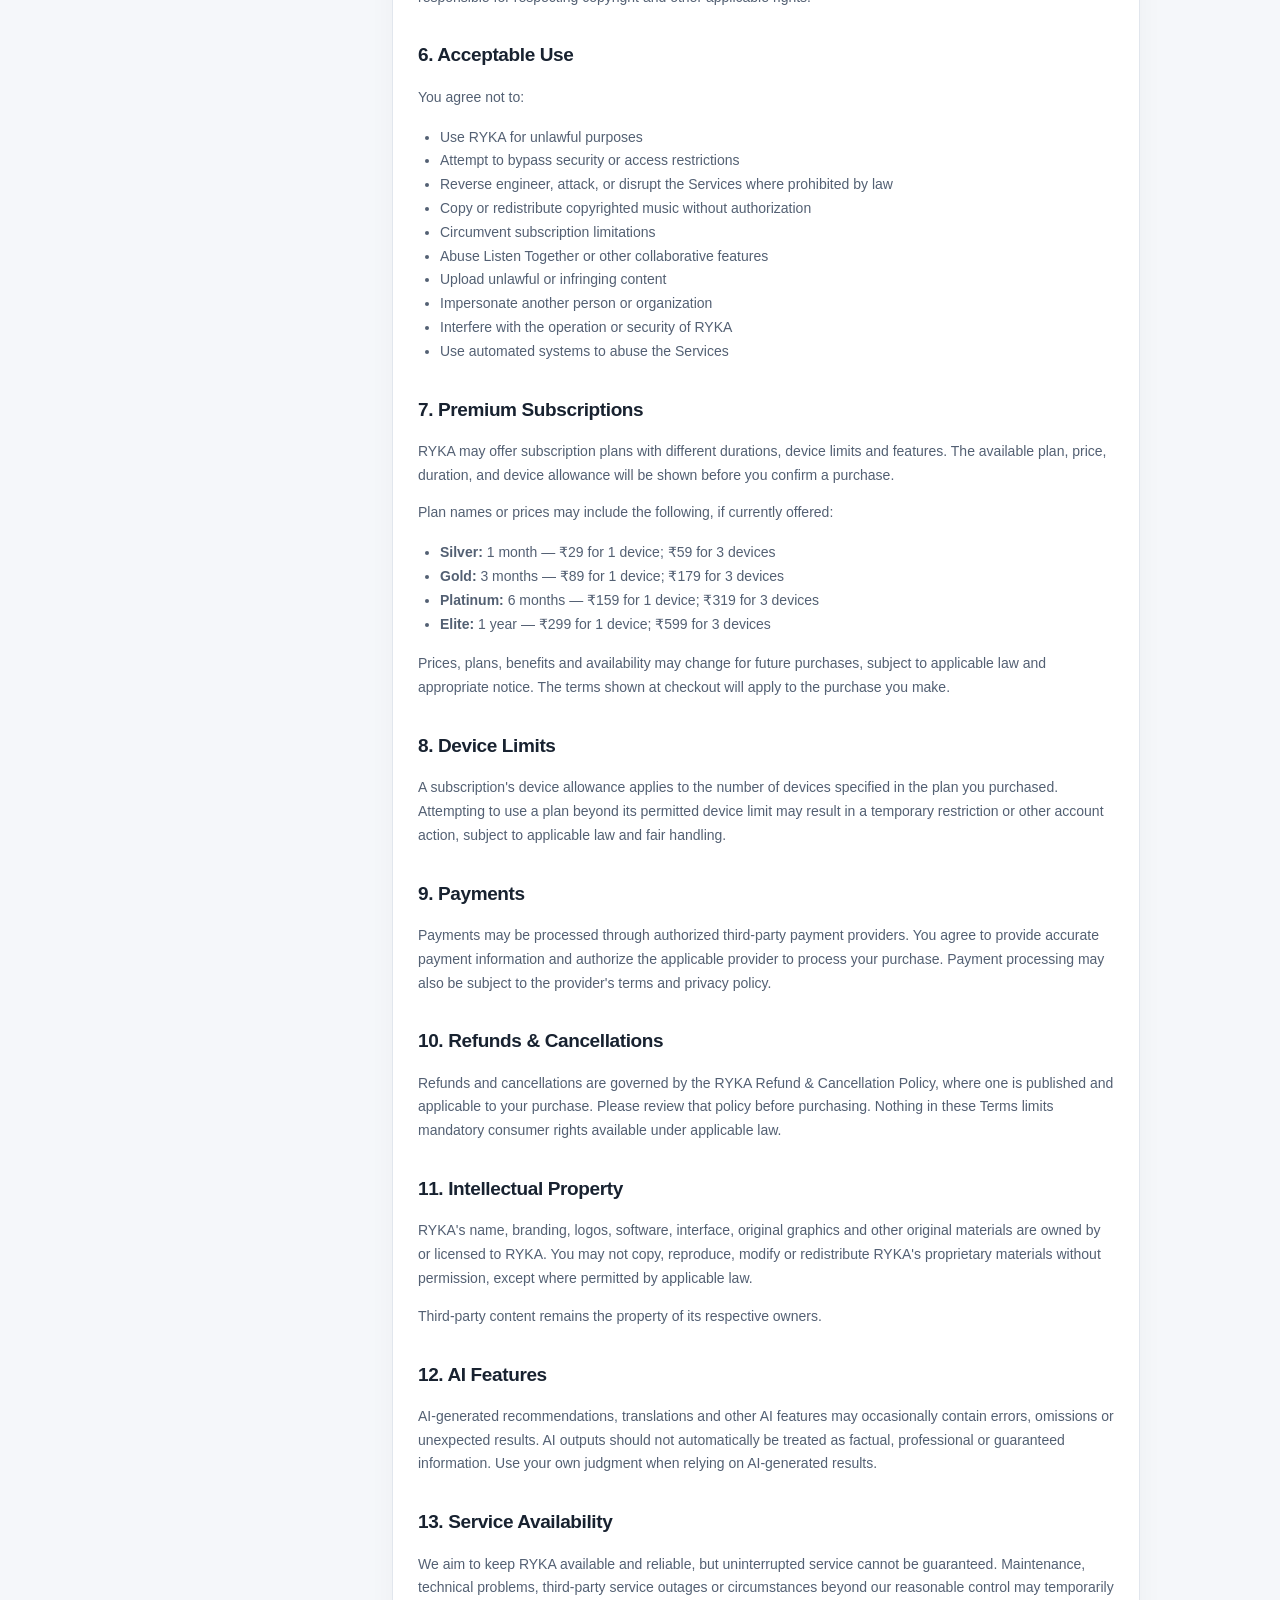
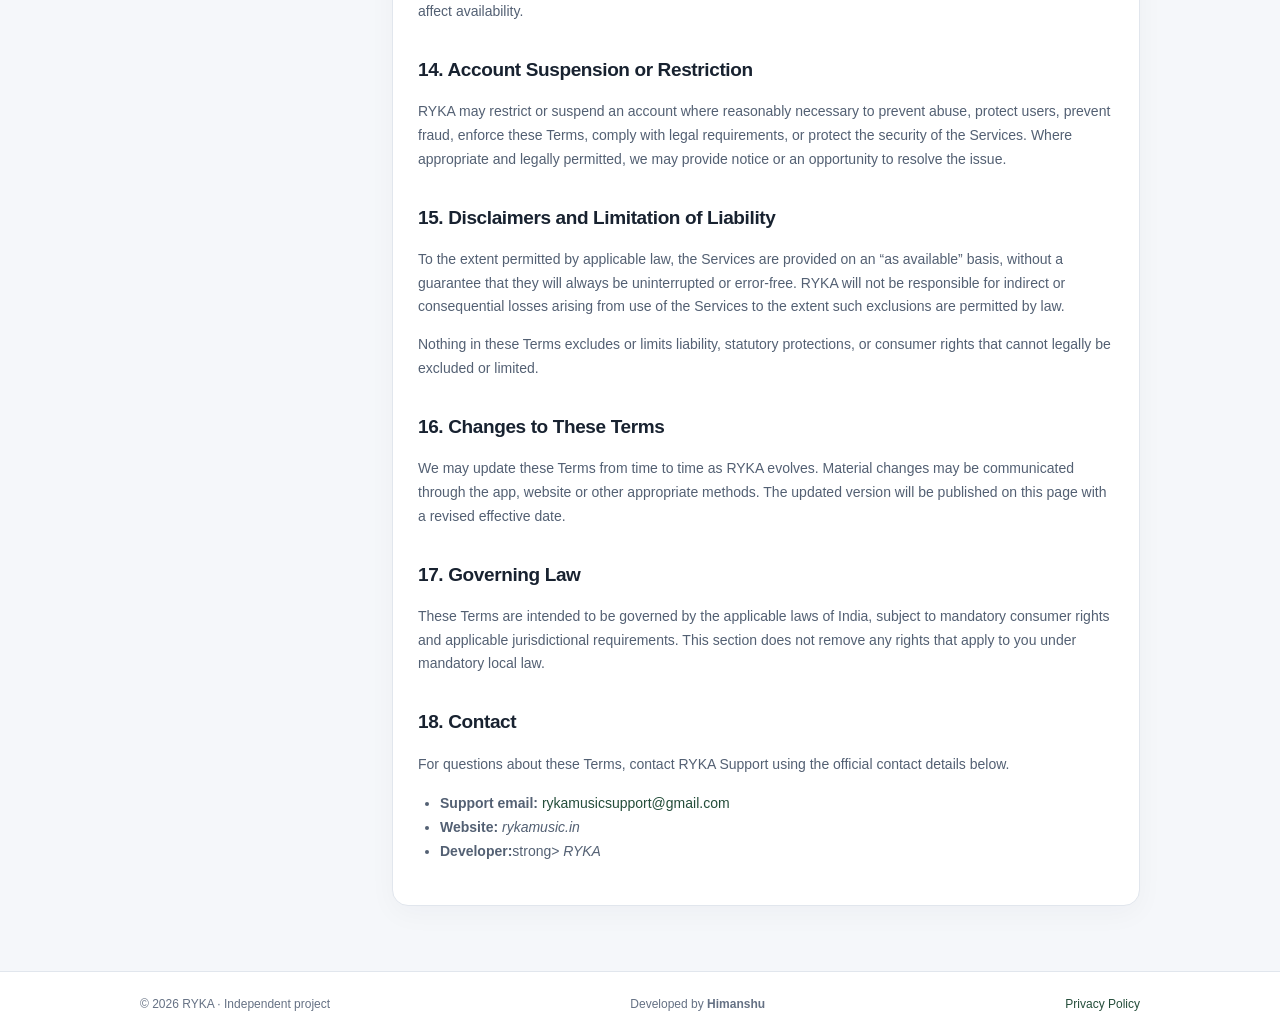
<file: t&c.html>
<!DOCTYPE html>
<html lang="en">
<head>
  <meta charset="UTF-8">
  <meta name="viewport" content="width=device-width, initial-scale=1">
  <meta name="theme-color" content="#f5f7fa">
  <meta name="description" content="Read the RYKA Terms and Conditions.">
  <title>Terms &amp; Conditions — RYKA</title>
  <style>
    :root {
      --ink: #182230;
      --muted: #657184;
      --line: #e1e6ed;
      --paper: #ffffff;
      --canvas: #f5f7fa;
      --accent: #244d3a;
      --soft: #edf4ef;
    }
    * { box-sizing: border-box; }
    html { scroll-behavior: smooth; }
    body {
      margin: 0; background: var(--canvas); color: var(--ink);
      font-family: Inter, -apple-system, BlinkMacSystemFont, "Segoe UI", Arial, sans-serif;
      -webkit-font-smoothing: antialiased; line-height: 1.7;
    }
    a { color: var(--accent); text-decoration: none; }
    a:hover { text-decoration: underline; }
    .topbar, footer { background: var(--paper); border-bottom: 1px solid var(--line); }
    .nav, .footer-inner {
      width: min(calc(100% - 40px), 1000px); margin: auto; display: flex;
      align-items: center; justify-content: space-between; gap: 20px;
    }
    .nav { min-height: 76px; }
    .brand {
      display: flex; align-items: center; gap: 12px; color: var(--ink);
      font-weight: 800; letter-spacing: .12em;
    }
    .brand-logo { width: 38px; height: 38px; object-fit: contain; border-radius: 9px; flex-shrink: 0; }
    .nav-links { display: flex; flex-wrap: wrap; gap: 20px; font-size: 13px; color: var(--muted); }
    main { width: min(calc(100% - 40px), 1000px); margin: 55px auto 65px; }
    .eyebrow { color: var(--accent); font-size: 12px; font-weight: 800; letter-spacing: .14em; text-transform: uppercase; }
    h1 { font-size: clamp(34px, 5vw, 48px); letter-spacing: -.04em; line-height: 1.15; margin: 12px 0; }
    .lead { max-width: 700px; color: var(--muted); line-height: 1.8; }
    .meta { font-size: 12px; color: var(--muted); margin-top: 15px; }
    .layout { display: grid; grid-template-columns: 230px minmax(0, 1fr); gap: 22px; margin-top: 30px; align-items: start; }
    .panel { min-width: 0; background: var(--paper); border: 1px solid var(--line); border-radius: 16px; padding: 25px; box-shadow: 0 8px 28px #18223009; }
    .toc { position: sticky; top: 20px; }
    .toc strong { display: block; margin-bottom: 10px; }
    .toc a { display: block; color: var(--muted); font-size: 13px; padding: 5px 0; }
    article h2 { font-size: 19px; letter-spacing: -.02em; margin: 30px 0 7px; scroll-margin-top: 20px; }
    article h2:first-of-type { margin-top: 0; }
    article p, article li { font-size: 14px; color: #536073; }
    article ul { padding-left: 22px; }
    .notice { background: var(--soft); border: 1px solid #d9e8dd; border-radius: 10px; padding: 14px; color: var(--accent); font-size: 13px; }
    footer { border-top: 1px solid var(--line); border-bottom: 0; }
    .footer-inner { padding: 22px 0; color: var(--muted); font-size: 12px; }
    @media (max-width: 720px) {
      main { margin-top: 36px; }
      .layout { grid-template-columns: 1fr; }
      .toc { position: static; }
      .toc a { display: inline-block; margin-right: 12px; }
      .panel { padding: 20px; }
      .nav { flex-wrap: wrap; padding: 14px 0; }
      .nav-links { gap: 12px; }
      .footer-inner { flex-wrap: wrap; }
    }
  </style>
</head>
<body>
  <header class="topbar">
    <div class="nav">
      <a class="brand" href="./index.html">
        <img src="./logo.jpeg" alt="RYKA logo" class="brand-logo">
        <span>RYKA</span>
      </a>
      <nav class="nav-links" aria-label="Main navigation">
        <a href="./index.html">Home</a>
        <a href="./privacy.html">Privacy Policy</a>
      </nav>
    </div>
  </header>
  <main>
    <div class="eyebrow">RYKA / Legal</div>
    <h1>Terms &amp; Conditions</h1>
    <p class="lead">These Terms &amp; Conditions explain the rules for using RYKA, including accounts, music features, subscriptions, and third-party services. Please read them before using the Services.</p>
    <p class="meta">Last Updated: 25 October 2026</p>
    <div class="layout">
      <aside class="panel toc">
        <strong>On this page</strong>
        <a href="#acceptance">Acceptance</a>
        <a href="#eligibility">Eligibility</a>
        <a href="#accounts">Accounts</a>
        <a href="#services">RYKA Services</a>
        <a href="#content">Music &amp; Content</a>
        <a href="#conduct">Acceptable Use</a>
        <a href="#subscriptions">Subscriptions</a>
        <a href="#devices">Device Limits</a>
        <a href="#payments">Payments</a>
        <a href="#refunds">Refunds &amp; Cancellations</a>
        <a href="#intellectual-property">Intellectual Property</a>
        <a href="#ai">AI Features</a>
        <a href="#availability">Availability</a>
        <a href="#suspension">Suspension</a>
        <a href="#liability">Liability</a>
        <a href="#changes">Changes</a>
        <a href="#law">Governing Law</a>
        <a href="#contact">Contact</a>
      </aside>
      <article class="panel">
        <p class="notice">
          <strong>Welcome to RYKA.</strong> These Terms help explain how to use RYKA responsibly, what to expect from its features, and the rules that help protect users and the service. If you have questions about these Terms, please contact RYKA Support using the details in the Contact section.
        </p>

        <h2 id="acceptance">1. Acceptance of These Terms</h2>
        <p>Welcome to RYKA (“RYKA”, “we”, “our”, or “us”). These Terms &amp; Conditions (“Terms”) govern your access to and use of the RYKA application, website and related services (“Services”). By creating an account or using RYKA, you agree to these Terms. If you do not agree, please discontinue use of the Services.</p>

        <h2 id="eligibility">2. Eligibility</h2>
        <p>You must meet the minimum age and legal requirements applicable in your location to use RYKA. If you are under the applicable age of digital consent, parental or guardian involvement may be required. You are responsible for ensuring that your use of RYKA is permitted under the rules that apply to you.</p>

        <h2 id="accounts">3. Your RYKA Account</h2>
        <p>You are responsible for providing accurate account information, keeping your login credentials secure, maintaining the security of your account, and not sharing your account in violation of your selected subscription limits.</p>
        <p>You must notify RYKA if you believe your account has been accessed without authorization. Do not access another person's account without permission.</p>

        <h2 id="services">4. RYKA Services</h2>
        <p>RYKA may provide features including:</p>
        <ul>
          <li>Music streaming</li>
          <li>Music discovery and recommendations</li>
          <li>AI-powered recommendations</li>
          <li>AI translation</li>
          <li>Listen Together</li>
          <li>Playlist importing</li>
          <li>Custom UI and themes</li>
          <li>Custom logos or profile customization</li>
          <li>Free and Premium subscription features</li>
        </ul>
        <p>Feature availability may depend on your app version, location, external platforms, technical conditions, or services available to RYKA. Features may be changed, improved, suspended or discontinued when reasonably necessary.</p>

        <h2 id="content">5. Music &amp; Third-Party Content</h2>
        <p>RYKA does not claim ownership of music or other copyrighted content belonging to artists, labels, publishers or third parties. Availability of particular music may depend on licensing arrangements, geographical restrictions, third-party APIs or platform availability.</p>
        <p>Your use of third-party music or content may also be subject to the applicable provider's terms. You are responsible for respecting copyright and other applicable rights.</p>

        <h2 id="conduct">6. Acceptable Use</h2>
        <p>You agree not to:</p>
        <ul>
          <li>Use RYKA for unlawful purposes</li>
          <li>Attempt to bypass security or access restrictions</li>
          <li>Reverse engineer, attack, or disrupt the Services where prohibited by law</li>
          <li>Copy or redistribute copyrighted music without authorization</li>
          <li>Circumvent subscription limitations</li>
          <li>Abuse Listen Together or other collaborative features</li>
          <li>Upload unlawful or infringing content</li>
          <li>Impersonate another person or organization</li>
          <li>Interfere with the operation or security of RYKA</li>
          <li>Use automated systems to abuse the Services</li>
        </ul>

        <h2 id="subscriptions">7. Premium Subscriptions</h2>
        <p>RYKA may offer subscription plans with different durations, device limits and features. The available plan, price, duration, and device allowance will be shown before you confirm a purchase.</p>
        <p>Plan names or prices may include the following, if currently offered:</p>
        <ul>
          <li><strong>Silver:</strong> 1 month — ₹29 for 1 device; ₹59 for 3 devices</li>
          <li><strong>Gold:</strong> 3 months — ₹89 for 1 device; ₹179 for 3 devices</li>
          <li><strong>Platinum:</strong> 6 months — ₹159 for 1 device; ₹319 for 3 devices</li>
          <li><strong>Elite:</strong> 1 year — ₹299 for 1 device; ₹599 for 3 devices</li>
        </ul>
        <p>Prices, plans, benefits and availability may change for future purchases, subject to applicable law and appropriate notice. The terms shown at checkout will apply to the purchase you make.</p>

        <h2 id="devices">8. Device Limits</h2>
        <p>A subscription's device allowance applies to the number of devices specified in the plan you purchased. Attempting to use a plan beyond its permitted device limit may result in a temporary restriction or other account action, subject to applicable law and fair handling.</p>

        <h2 id="payments">9. Payments</h2>
        <p>Payments may be processed through authorized third-party payment providers. You agree to provide accurate payment information and authorize the applicable provider to process your purchase. Payment processing may also be subject to the provider's terms and privacy policy.</p>

        <h2 id="refunds">10. Refunds &amp; Cancellations</h2>
        <p>Refunds and cancellations are governed by the RYKA Refund &amp; Cancellation Policy, where one is published and applicable to your purchase. Please review that policy before purchasing. Nothing in these Terms limits mandatory consumer rights available under applicable law.</p>

        <h2 id="intellectual-property">11. Intellectual Property</h2>
        <p>RYKA's name, branding, logos, software, interface, original graphics and other original materials are owned by or licensed to RYKA. You may not copy, reproduce, modify or redistribute RYKA's proprietary materials without permission, except where permitted by applicable law.</p>
        <p>Third-party content remains the property of its respective owners.</p>

        <h2 id="ai">12. AI Features</h2>
        <p>AI-generated recommendations, translations and other AI features may occasionally contain errors, omissions or unexpected results. AI outputs should not automatically be treated as factual, professional or guaranteed information. Use your own judgment when relying on AI-generated results.</p>

        <h2 id="availability">13. Service Availability</h2>
        <p>We aim to keep RYKA available and reliable, but uninterrupted service cannot be guaranteed. Maintenance, technical problems, third-party service outages or circumstances beyond our reasonable control may temporarily affect availability.</p>

        <h2 id="suspension">14. Account Suspension or Restriction</h2>
        <p>RYKA may restrict or suspend an account where reasonably necessary to prevent abuse, protect users, prevent fraud, enforce these Terms, comply with legal requirements, or protect the security of the Services. Where appropriate and legally permitted, we may provide notice or an opportunity to resolve the issue.</p>

        <h2 id="liability">15. Disclaimers and Limitation of Liability</h2>
        <p>To the extent permitted by applicable law, the Services are provided on an “as available” basis, without a guarantee that they will always be uninterrupted or error-free. RYKA will not be responsible for indirect or consequential losses arising from use of the Services to the extent such exclusions are permitted by law.</p>
        <p>Nothing in these Terms excludes or limits liability, statutory protections, or consumer rights that cannot legally be excluded or limited.</p>

        <h2 id="changes">16. Changes to These Terms</h2>
        <p>We may update these Terms from time to time as RYKA evolves. Material changes may be communicated through the app, website or other appropriate methods. The updated version will be published on this page with a revised effective date.</p>

        <h2 id="law">17. Governing Law</h2>
        <p>These Terms are intended to be governed by the applicable laws of India, subject to mandatory consumer rights and applicable jurisdictional requirements. This section does not remove any rights that apply to you under mandatory local law.</p>

        <h2 id="contact">18. Contact</h2>
        <p>For questions about these Terms, contact RYKA Support using the official contact details below.</p>
        <ul>
          <li><strong>Support email:</strong> <a href="mailto:rykamusicsupport@gmail.com">rykamusicsupport@gmail.com</a></li>
          <li><strong>Website:</strong><em> rykamusic.in </em></li>
          <li><strong>Developer:</strong>strong> <em> RYKA </em></li>
        </ul>
      </article>
    </div>
  </main>
  <footer>
    <div class="footer-inner">
      <span>© <span id="year"></span> RYKA · Independent project</span>
      <span class="developer-watermark">Developed by <strong>Himanshu</strong></span>
      <span><a href="./privacy.html">Privacy Policy</a></span>
    </div>
  </footer>
  <script>
    document.getElementById("year").textContent = new Date().getFullYear();
  </script>
</body>
</html>
</file>
